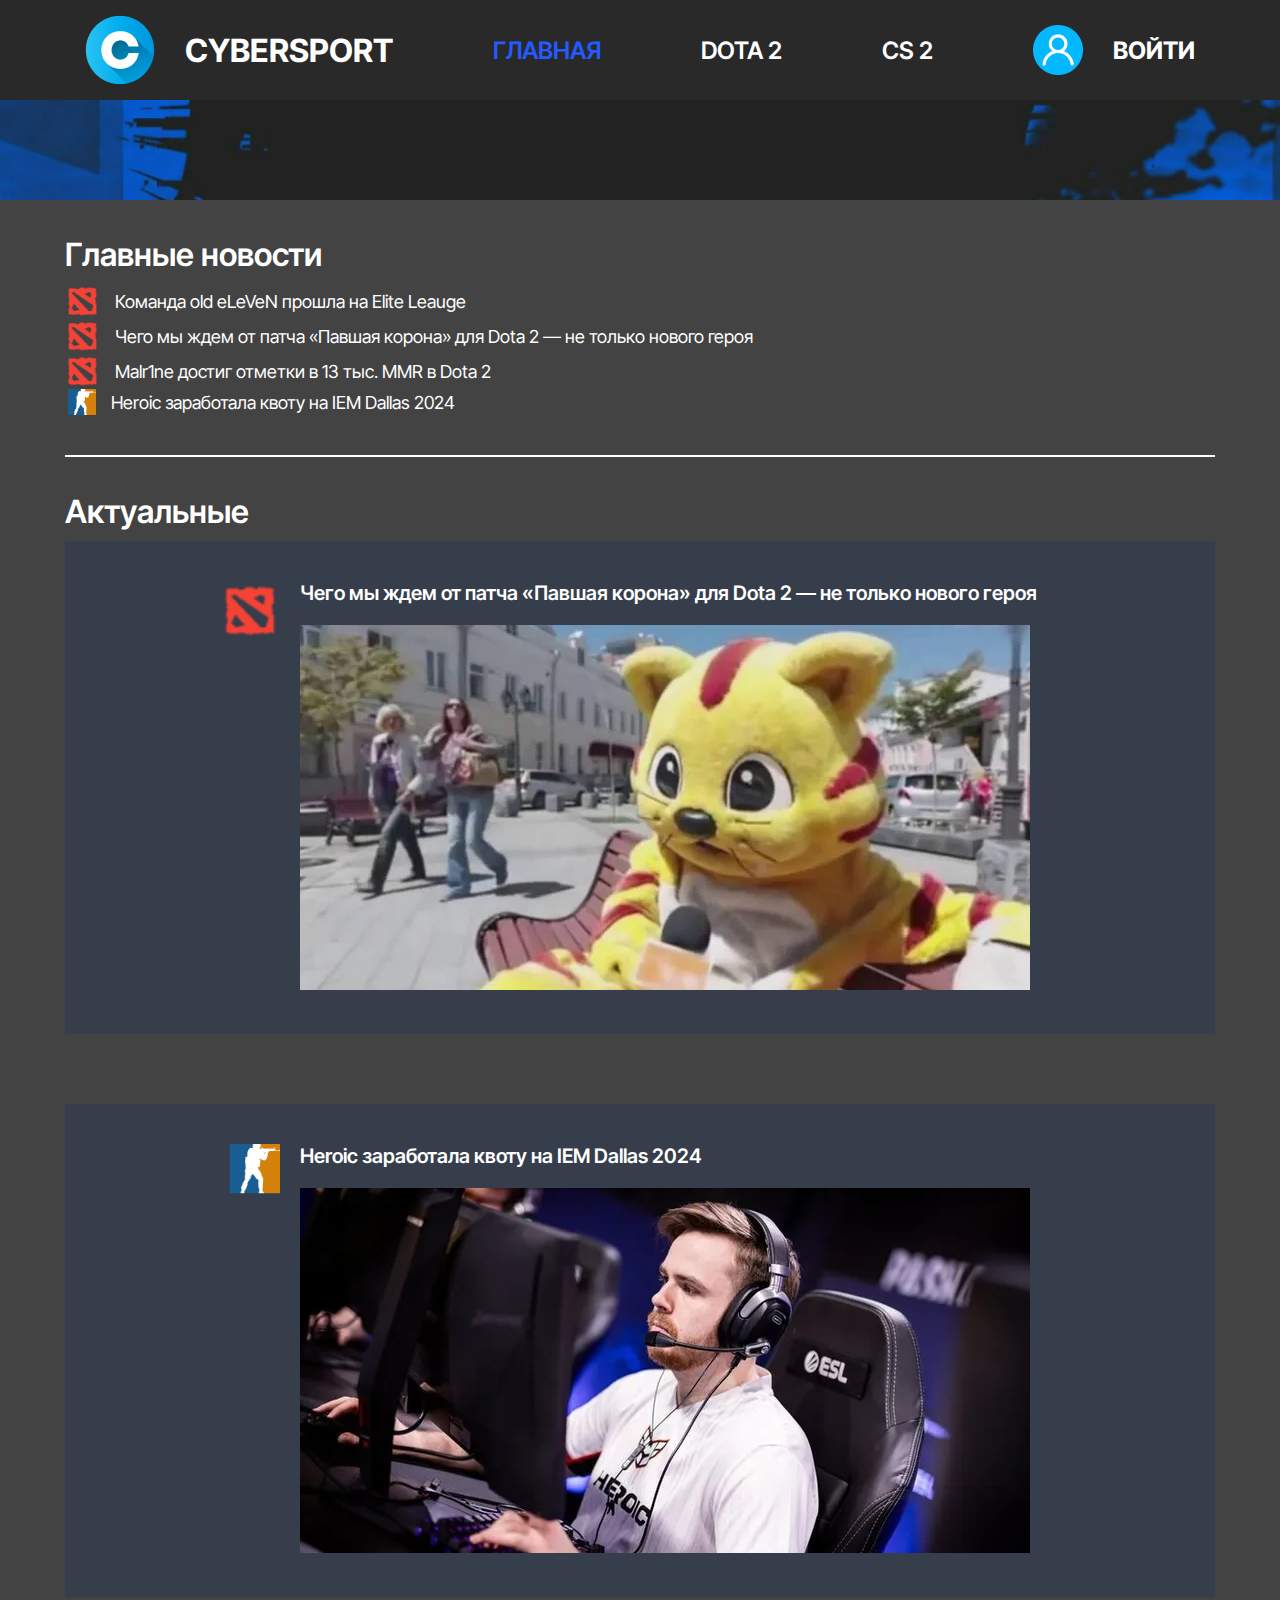
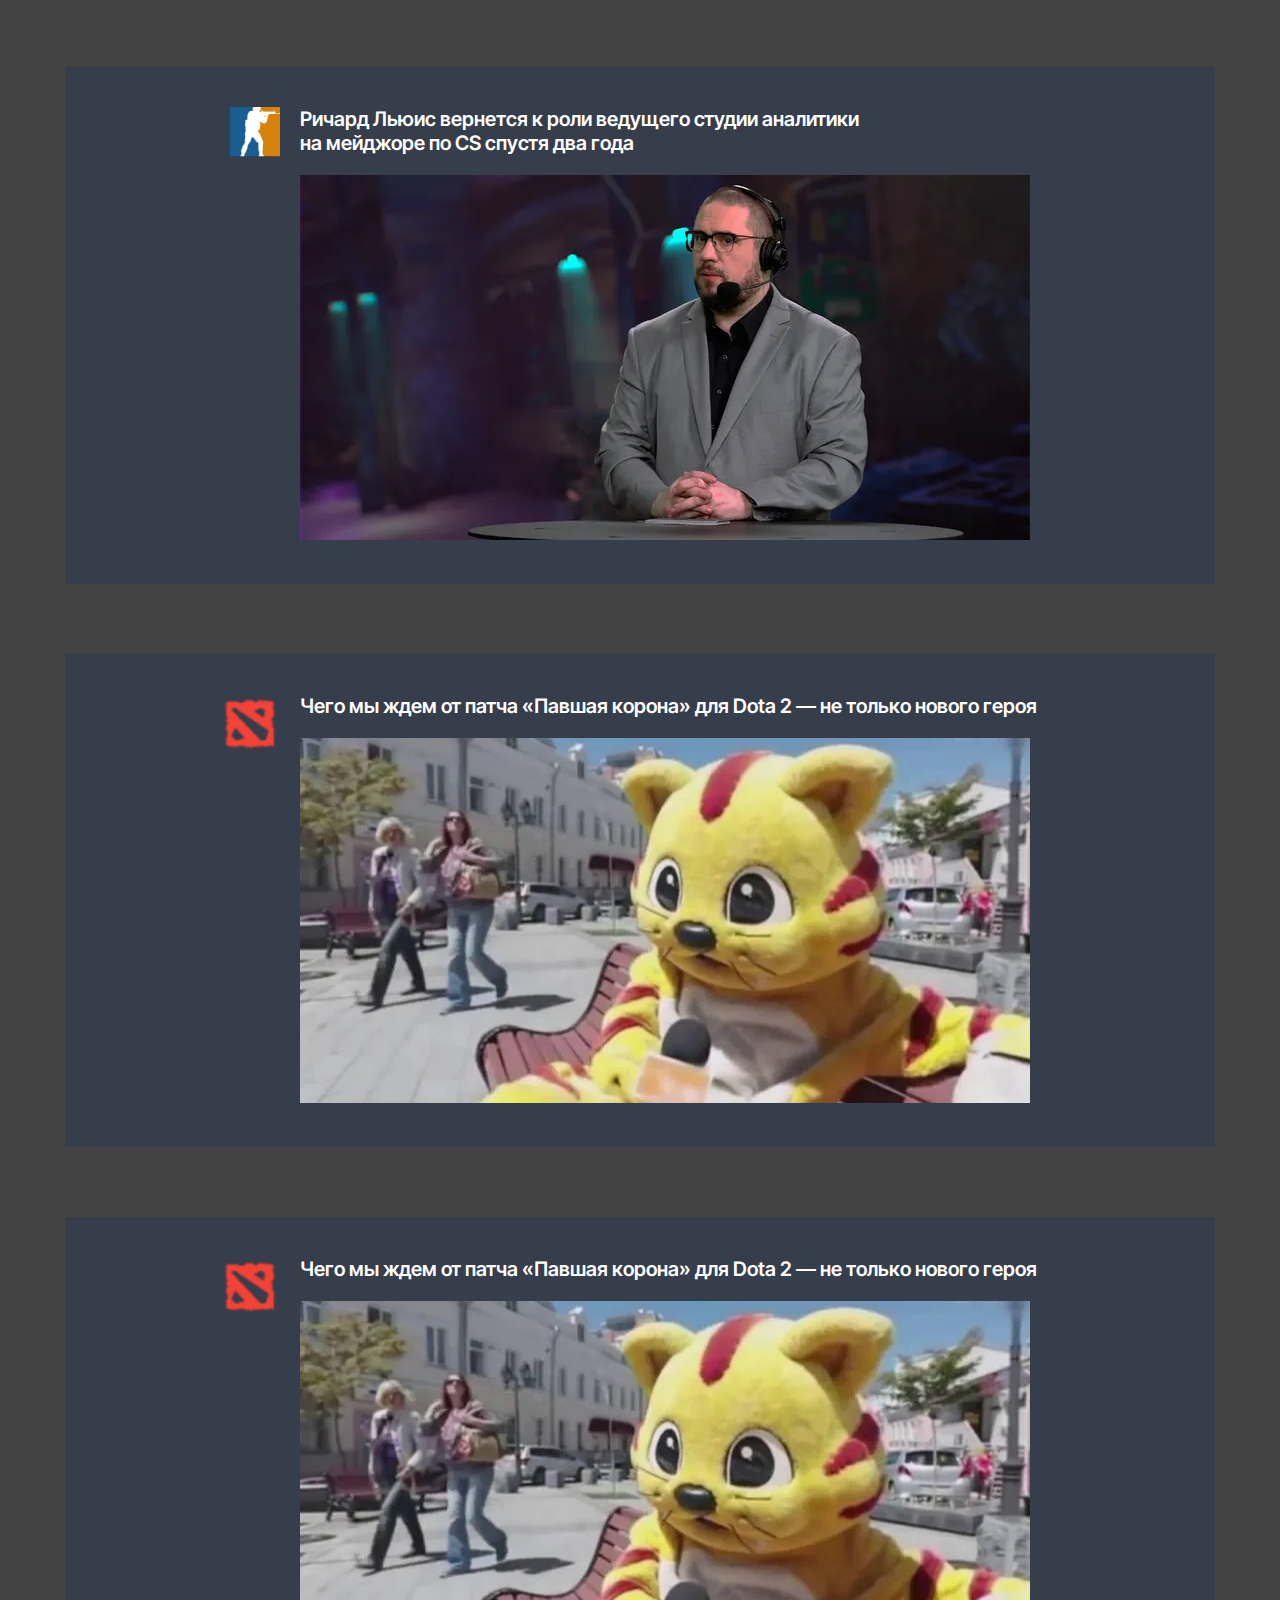
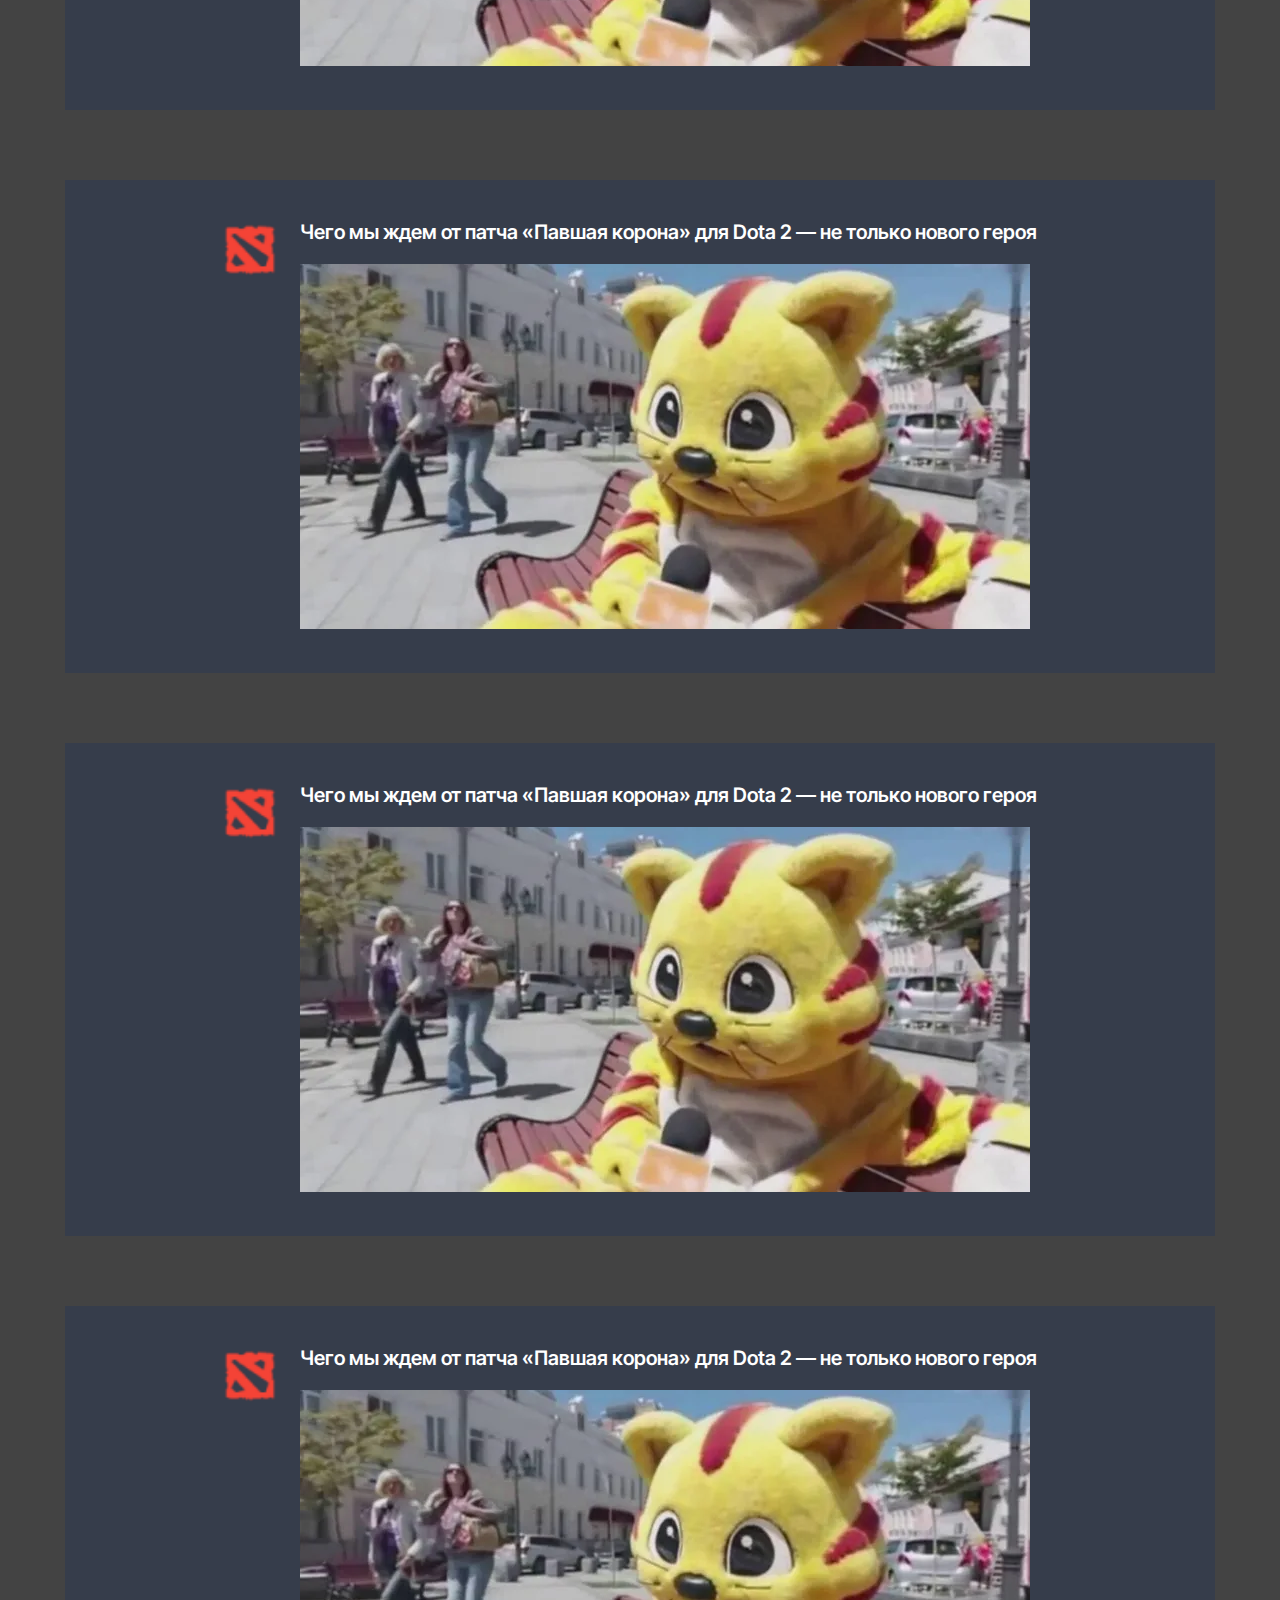
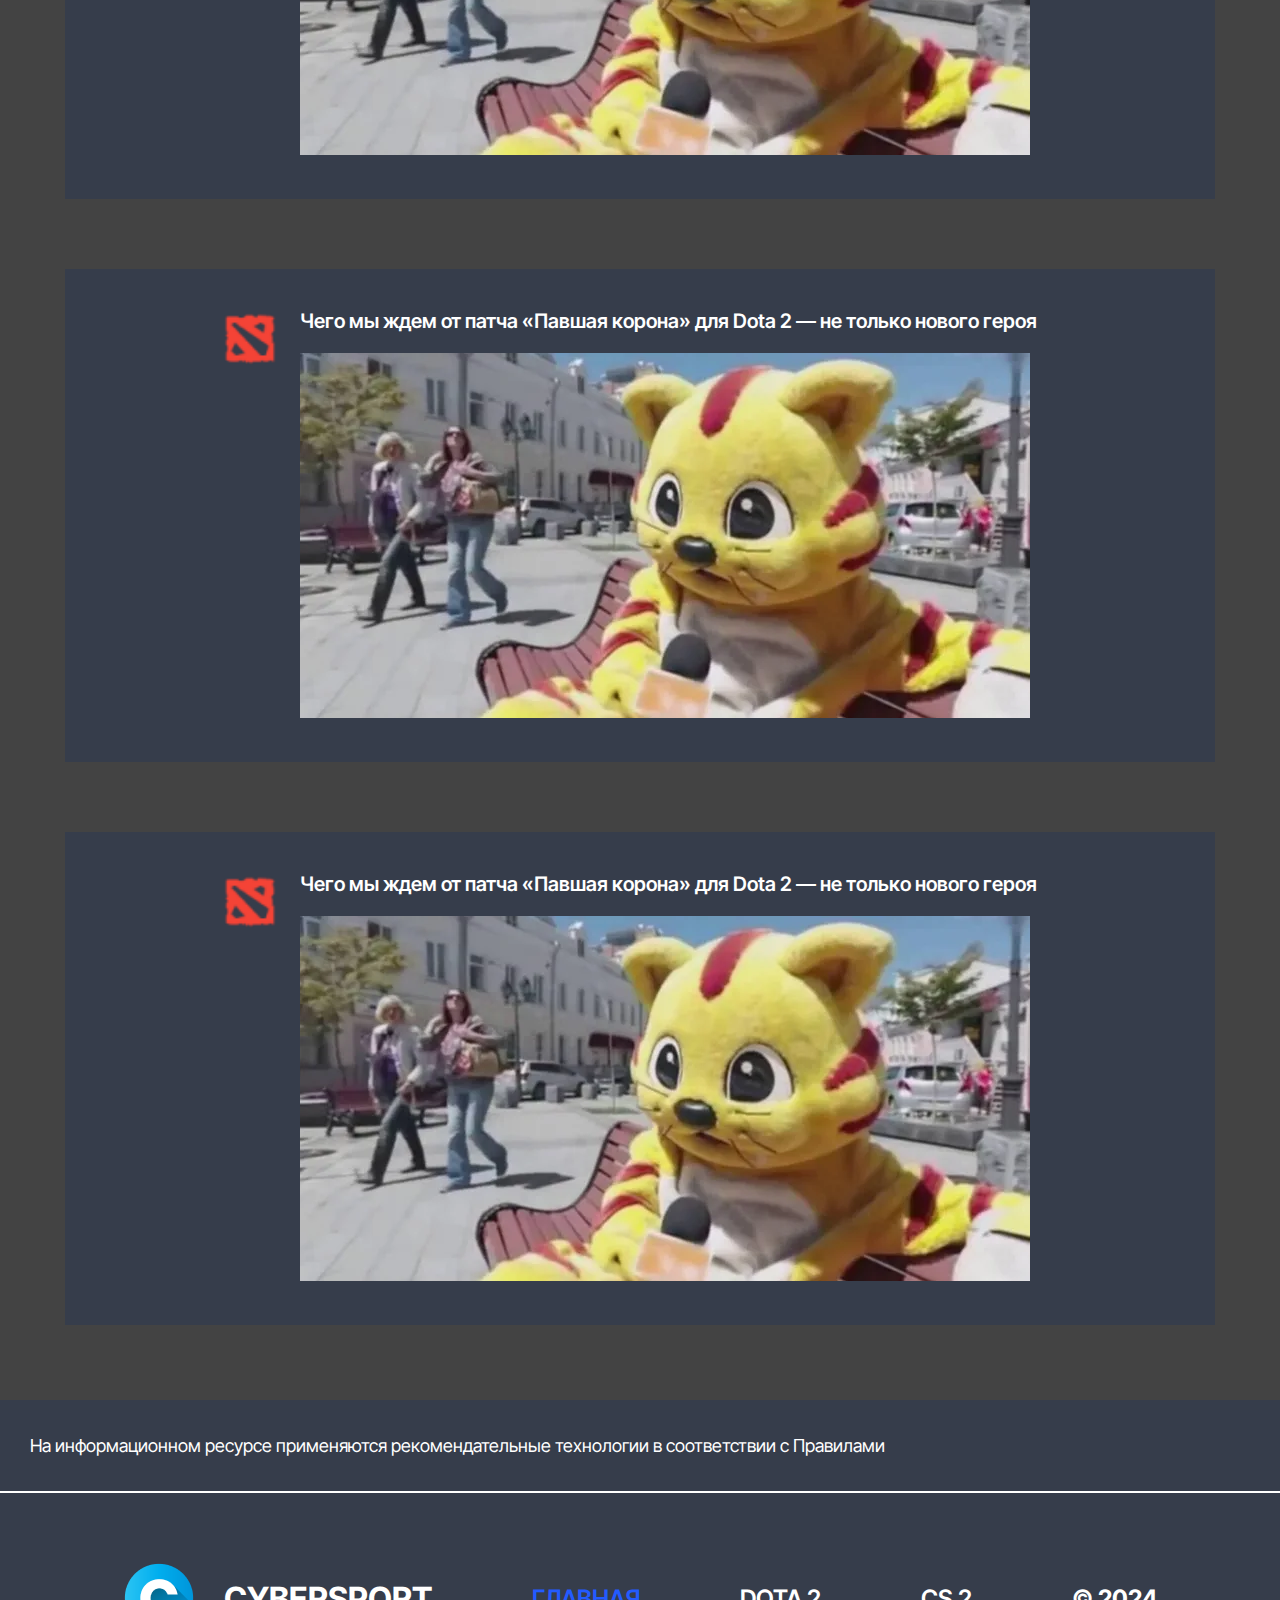
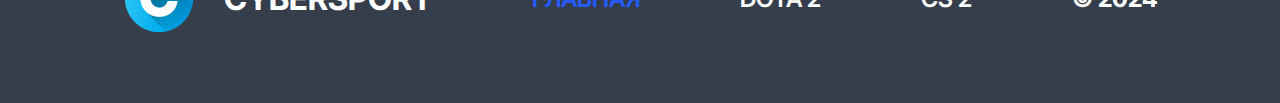
<file: index.html>
<!DOCTYPE html>
<html lang="en">
	<head>
		<meta charset="UTF-8" />
		<meta name="viewport" content="width=device-width, initial-scale=1.0" />
		<link rel="stylesheet" href="styles/style.css" />
		<title>Новости о киберспорте</title>
	</head>
	<body>
		<div class="background">
			<div class="registration-menu">
				<div class="up-row">
					<button class="auth-btn">АВТОРИЗАЦИЯ</button>
					<button class="reg-btn">РЕГИСТРАЦИЯ</button>
					<button class="cross-btn"><span></span><span></span></button>
				</div>
				<div class="down-row">
					<div class="down-row-wrapper">
						<label for="login">Введите e-mail</label>
						<input type="email" class="login-input" id="login" />

						<label for="pass">Пароль</label>
						<input type="password" class="pass-input" id="pass" />

						<button class="auth-button">ВОЙТИ</button>
					</div>
				</div>

				<div class="reg-menu">
					<div class="reg-up-row">
						<button class="auth-btn" id="auth-btn">АВТОРИЗАЦИЯ</button>
						<button class="reg-btn">РЕГИСТРАЦИЯ</button>
						<button class="reg-cross-btn cross-btn">
							<span></span><span></span>
						</button>
					</div>
					<div class="reg-down-row">
						<div class="down-row-wrapper">
							<label for="login2">Введите e-mail</label>
							<input type="email" class="login-input" id="login2" />

							<label for="name">Никнейм</label>
							<input type="text" class="pass-input" id="name" />

							<label for="pass2">Пароль</label>
							<input type="password" class="pass-input" id="pass2" />

							<label for="repeatPass">Повторите пароль</label>
							<input type="password" class="pass-input" id="repeatPass" />

							<button class="auth-button">РЕГИСТРАЦИЯ</button>
						</div>
					</div>
				</div>
			</div>
		</div>

		<header class="header">
			<div class="container">
				<div class="wrapper">
					<img
						src="images/free-icon-letter-c-3665923 1.png"
						alt="Logo"
						class="logo"
					/>
					<h1 class="h1-title">CYBERSPORT</h1>
					<nav class="navigation">
						<ul>
							<li>
								<a href="index.html"><span>ГЛАВНАЯ</span></a>
							</li>
							<li><a href="dota.html">DOTA 2</a></li>
							<li><a href="cs.html">CS 2</a></li>
						</ul>
					</nav>
					<img
						src="images/free-icon-user-8791434 1.png"
						alt="icon"
						class="icon"
					/>
					<h2 class="h2-title"><li class="header-auth-btn">ВОЙТИ</li></h2>
				</div>
			</div>
		</header>
		<main class="main">
			<div class="bg-image">
				<div class="helper"></div>
				<div class="container">
					<div class="main-box">
						<div class="main-news">
							<h2 class="main-h2-title">Главные новости</h2>
							<div class="news-row">
								<img
									src="images/icons8-дота-2-48 1.png"
									alt="Logo Dota"
									class="news-icon"
								/>
								<div class="news-text">
									Команда old eLeVeN прошла на Elite Leauge
								</div>
							</div>
							<div class="news-row">
								<img
									src="images/icons8-дота-2-48 1.png"
									alt="Logo Dota"
									class="news-icon"
								/>
								<div class="news-text">
									Чего мы ждем от патча «Павшая корона» для Dota 2 — не только
									нового героя
								</div>
							</div>
							<div class="news-row">
								<img
									src="images/icons8-дота-2-48 1.png"
									alt="Logo Dota"
									class="news-icon"
								/>
								<div class="news-text">
									Malr1ne достиг отметки в 13 тыс. MMR в Dota 2
								</div>
							</div>
							<div class="news-row">
								<img
									src="images/1662776586_preview_1644804658_7-abrakadabra-fun-p-logotip-ks-go-bez-fona-12 1.png"
									alt="Logo Dota"
									class="news-icon"
								/>
								<div class="news-text">
									Heroic заработала квоту на IEM Dallas 2024
								</div>
							</div>
						</div>
						<div class="relevant-news">
							<h2 class="main-h2-title">Актуальные</h2>
							<div class="relevant-new">
								<img
									src="images/icons8-дота-2-48 1.png"
									alt=""
									class="relevant-new-icon"
								/>
								<div class="relevant-new-info">
									<div class="relevant-new-title">
										Чего мы ждем от патча «Павшая корона» для Dota 2 — не только
										нового героя 
									</div>
									<img src="images/image 1.png" alt="" />
								</div>
							</div>
							<div class="relevant-new">
								<img src="images/c.png" alt="" class="relevant-new-icon cs" />
								<div class="relevant-new-info">
									<div class="relevant-new-title">
										Heroic заработала квоту на IEM Dallas 2024
									</div>
									<img src="images/image 2.png" alt="" />
								</div>
							</div>
							<div class="relevant-new">
								<img src="images/c.png" alt="" class="relevant-new-icon cs" />
								<div class="relevant-new-info">
									<div class="relevant-new-title">
										Ричард Льюис вернется к роли ведущего студии аналитики
										<br />
										на мейджоре по CS спустя два года
									</div>
									<img src="images/image 3.png" alt="" />
								</div>
							</div>
							<div class="relevant-new">
								<img
									src="images/icons8-дота-2-48 1.png"
									alt=""
									class="relevant-new-icon"
								/>
								<div class="relevant-new-info">
									<div class="relevant-new-title">
										Чего мы ждем от патча «Павшая корона» для Dota 2 — не только
										нового героя 
									</div>
									<img src="images/image 1.png" alt="" />
								</div>
							</div>
							<div class="relevant-new">
								<img
									src="images/icons8-дота-2-48 1.png"
									alt=""
									class="relevant-new-icon"
								/>
								<div class="relevant-new-info">
									<div class="relevant-new-title">
										Чего мы ждем от патча «Павшая корона» для Dota 2 — не только
										нового героя 
									</div>
									<img src="images/image 1.png" alt="" />
								</div>
							</div>
							<div class="relevant-new">
								<img
									src="images/icons8-дота-2-48 1.png"
									alt=""
									class="relevant-new-icon"
								/>
								<div class="relevant-new-info">
									<div class="relevant-new-title">
										Чего мы ждем от патча «Павшая корона» для Dota 2 — не только
										нового героя 
									</div>
									<img src="images/image 1.png" alt="" />
								</div>
							</div>
							<div class="relevant-new">
								<img
									src="images/icons8-дота-2-48 1.png"
									alt=""
									class="relevant-new-icon"
								/>
								<div class="relevant-new-info">
									<div class="relevant-new-title">
										Чего мы ждем от патча «Павшая корона» для Dota 2 — не только
										нового героя 
									</div>
									<img src="images/image 1.png" alt="" />
								</div>
							</div>
							<div class="relevant-new">
								<img
									src="images/icons8-дота-2-48 1.png"
									alt=""
									class="relevant-new-icon"
								/>
								<div class="relevant-new-info">
									<div class="relevant-new-title">
										Чего мы ждем от патча «Павшая корона» для Dota 2 — не только
										нового героя 
									</div>
									<img src="images/image 1.png" alt="" />
								</div>
							</div>
							<div class="relevant-new">
								<img
									src="images/icons8-дота-2-48 1.png"
									alt=""
									class="relevant-new-icon"
								/>
								<div class="relevant-new-info">
									<div class="relevant-new-title">
										Чего мы ждем от патча «Павшая корона» для Dota 2 — не только
										нового героя 
									</div>
									<img src="images/image 1.png" alt="" />
								</div>
							</div>
							<div class="relevant-new">
								<img
									src="images/icons8-дота-2-48 1.png"
									alt=""
									class="relevant-new-icon"
								/>
								<div class="relevant-new-info">
									<div class="relevant-new-title">
										Чего мы ждем от патча «Павшая корона» для Dota 2 — не только
										нового героя 
									</div>
									<img src="images/image 1.png" alt="" />
								</div>
							</div>
						</div>
					</div>
				</div>
			</div>
		</main>

		<footer class="footer">
			<div class="container">
				<div class="footer-text">
					На информационном ресурсе применяются рекомендательные технологии в
					соответствии с Правилами
				</div>
				<div class="wrapper">
					<img
						src="images/free-icon-letter-c-3665923 1.png"
						alt="Logo"
						class="logo"
					/>
					<h1 class="h1-title">CYBERSPORT</h1>
					<nav class="navigation">
						<ul>
							<li>
								<a href="index.html"><span>ГЛАВНАЯ</span></a>
							</li>
							<li><a href="dota.html">DOTA 2</a></li>
							<li><a href="cs.html">CS 2</a></li>
						</ul>
					</nav>

					<h2 class="h2-title">© 2024</h2>
				</div>
			</div>
		</footer>

		<script src="scripts/script.js"></script>
	</body>
</html>
</file>
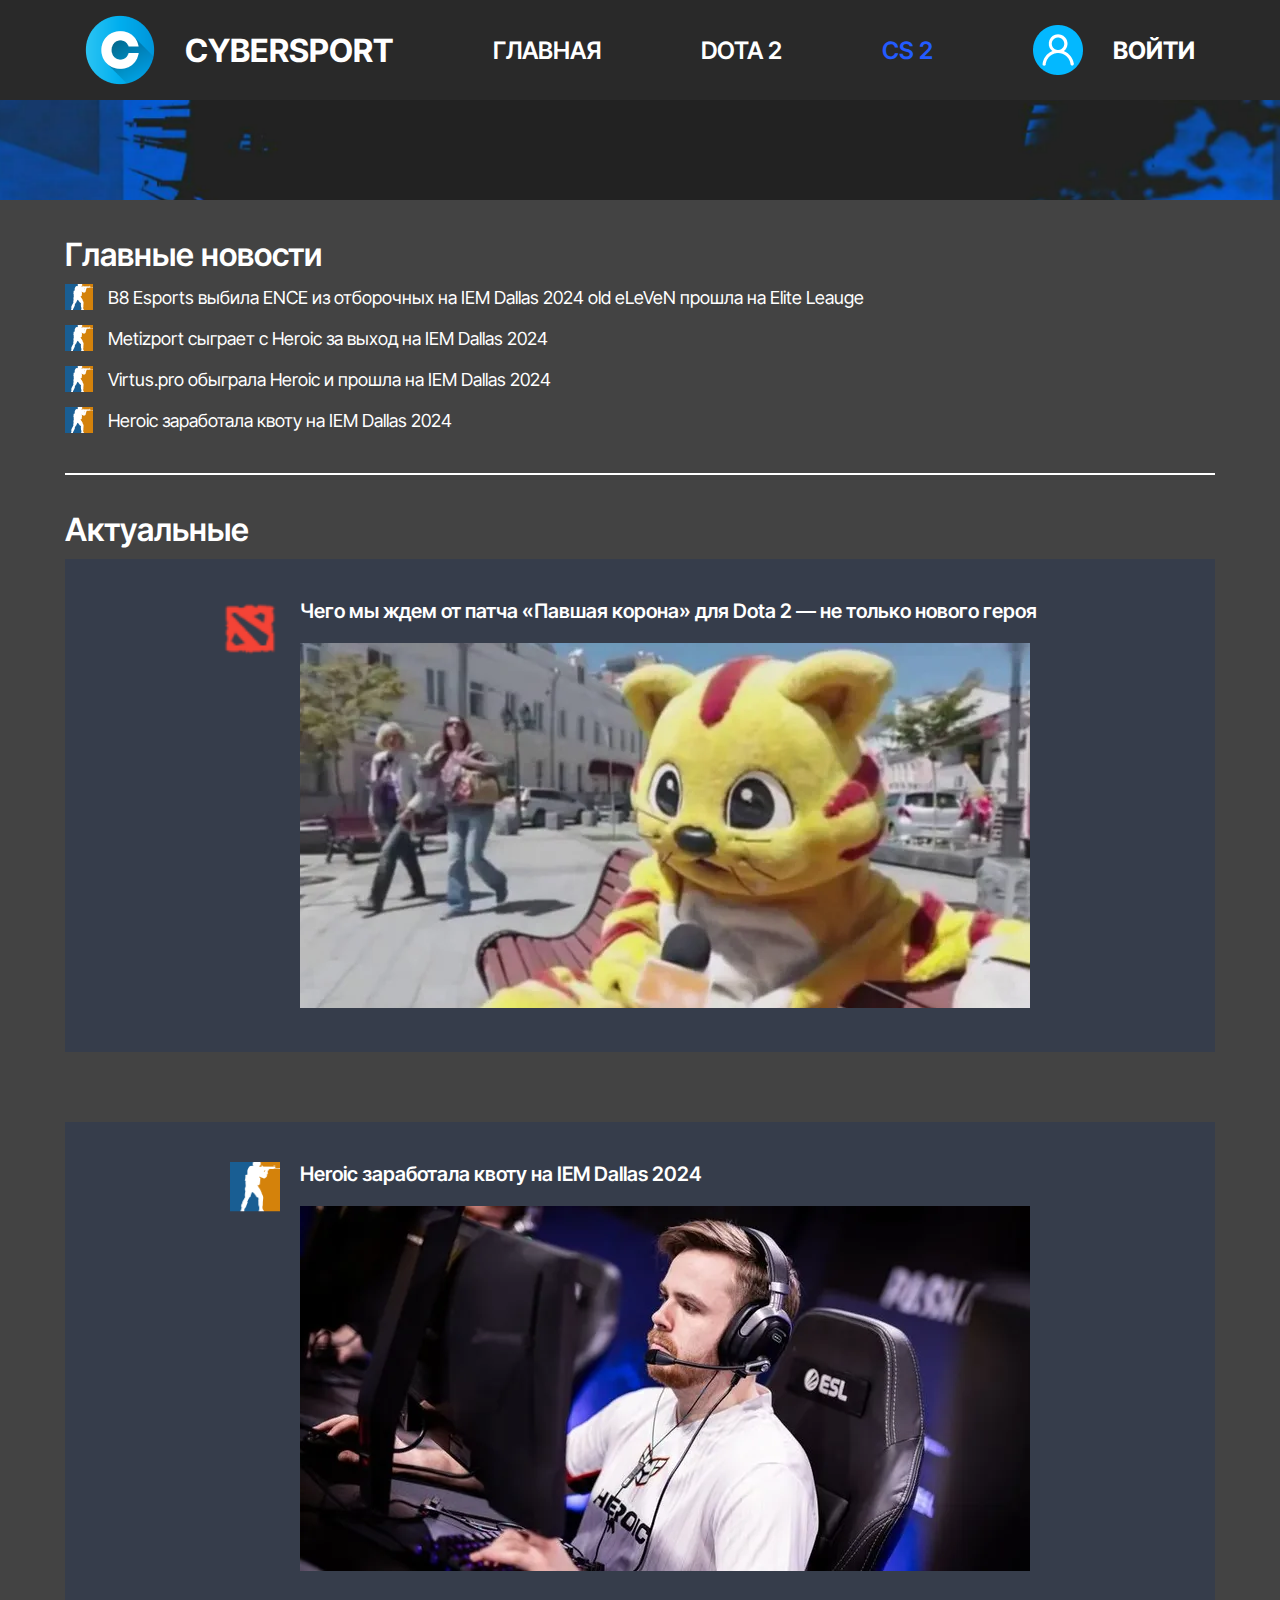
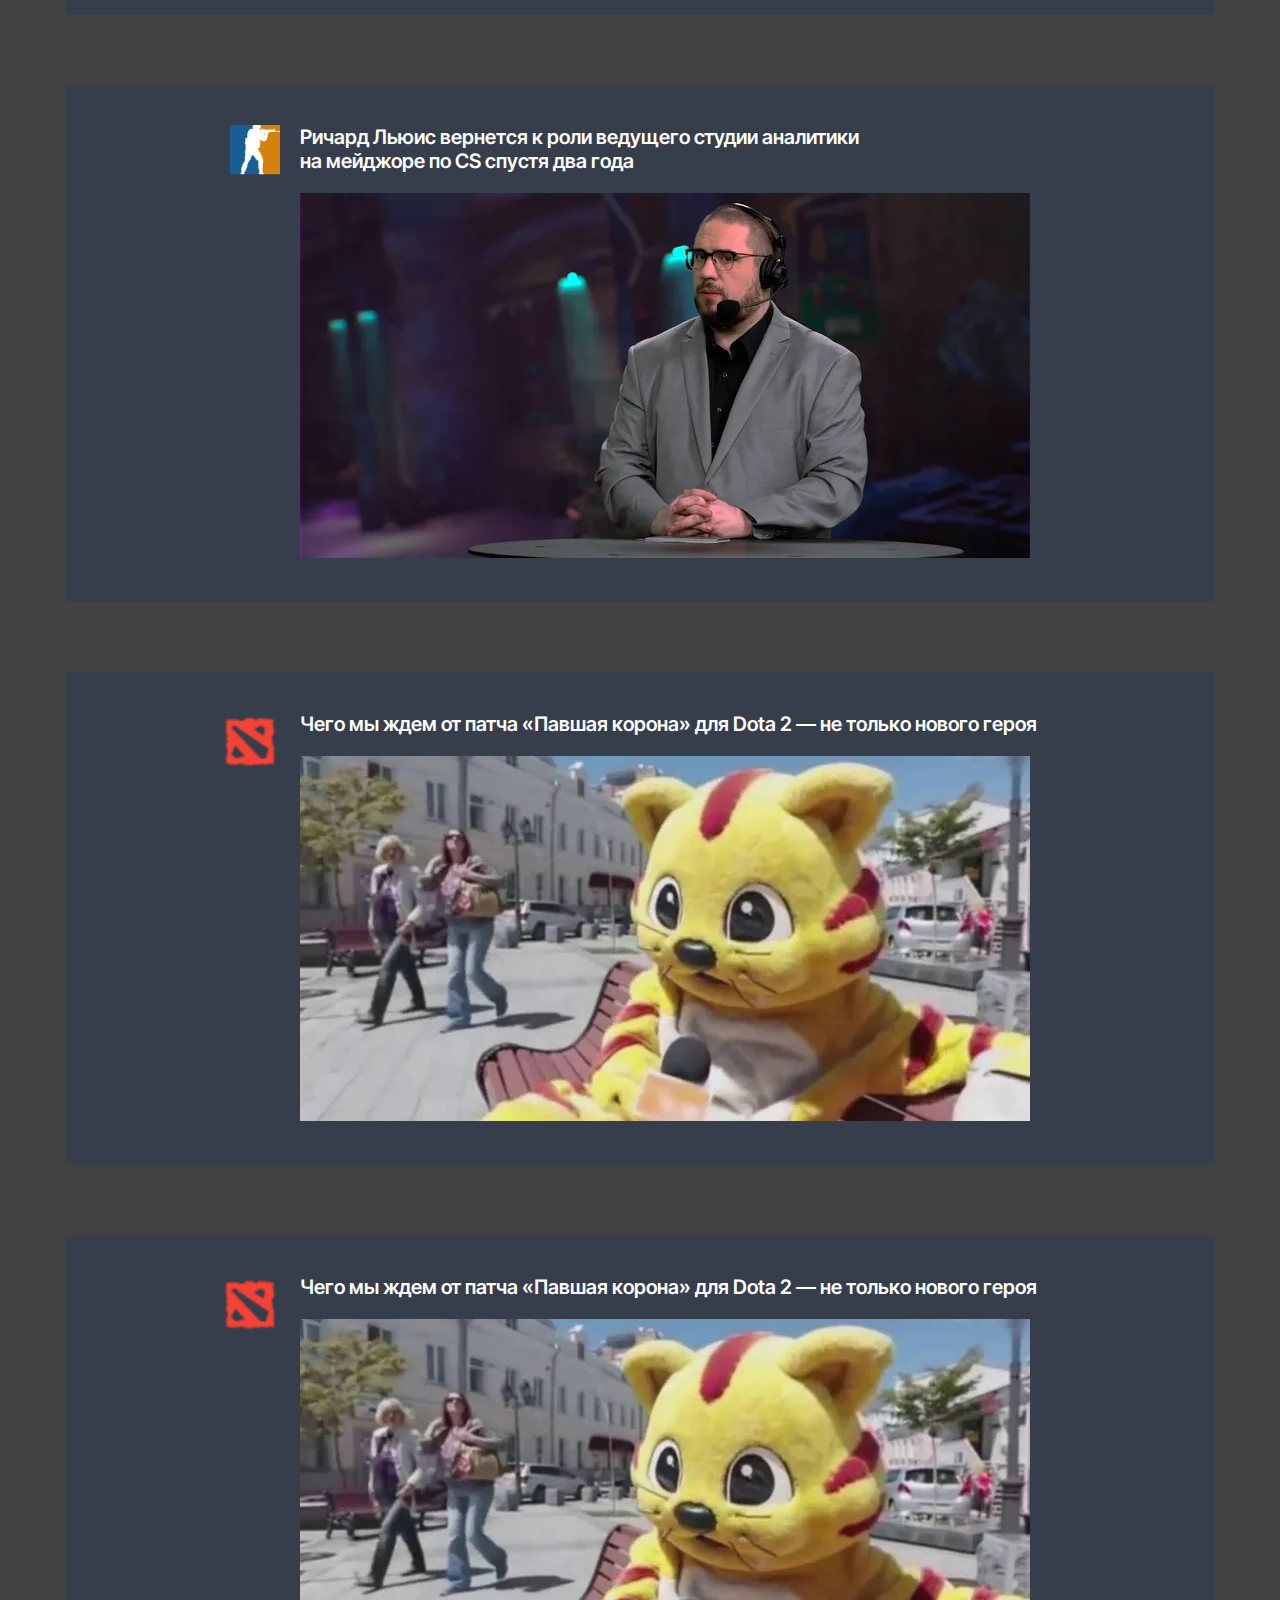
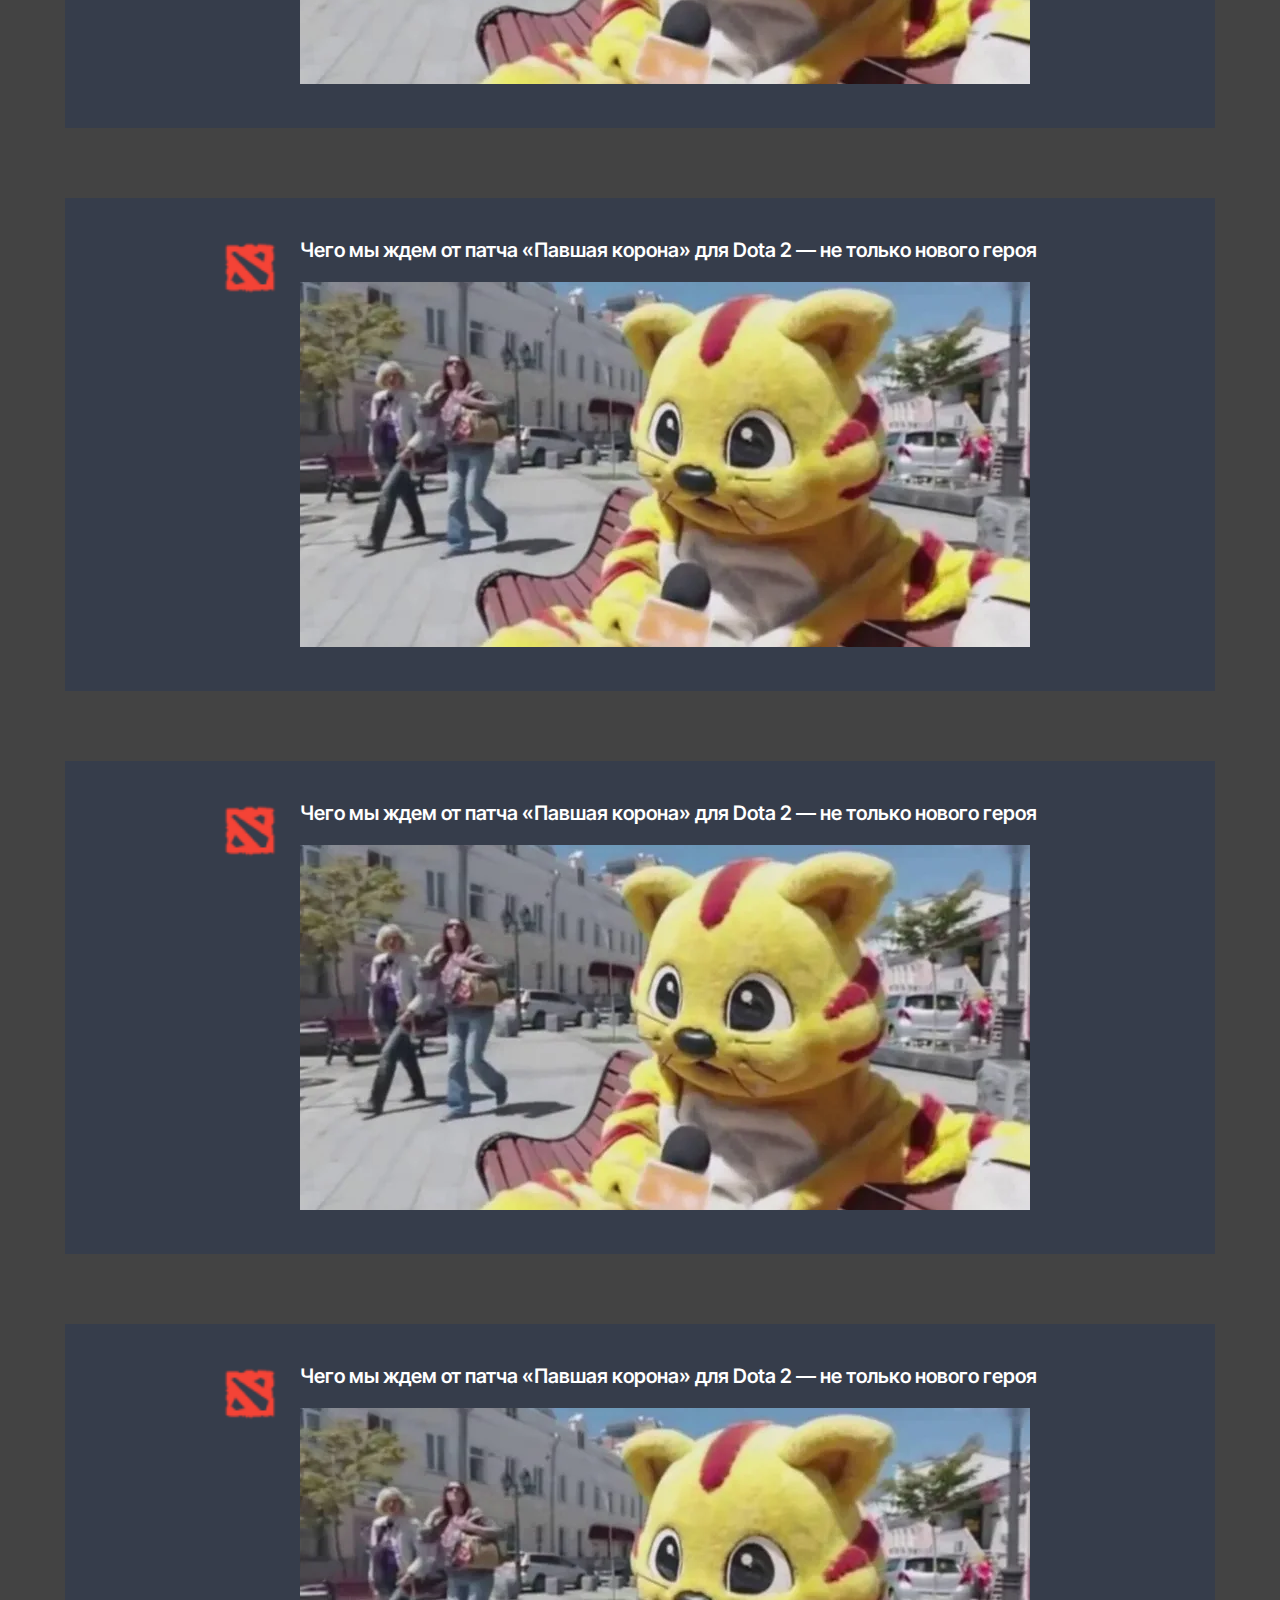
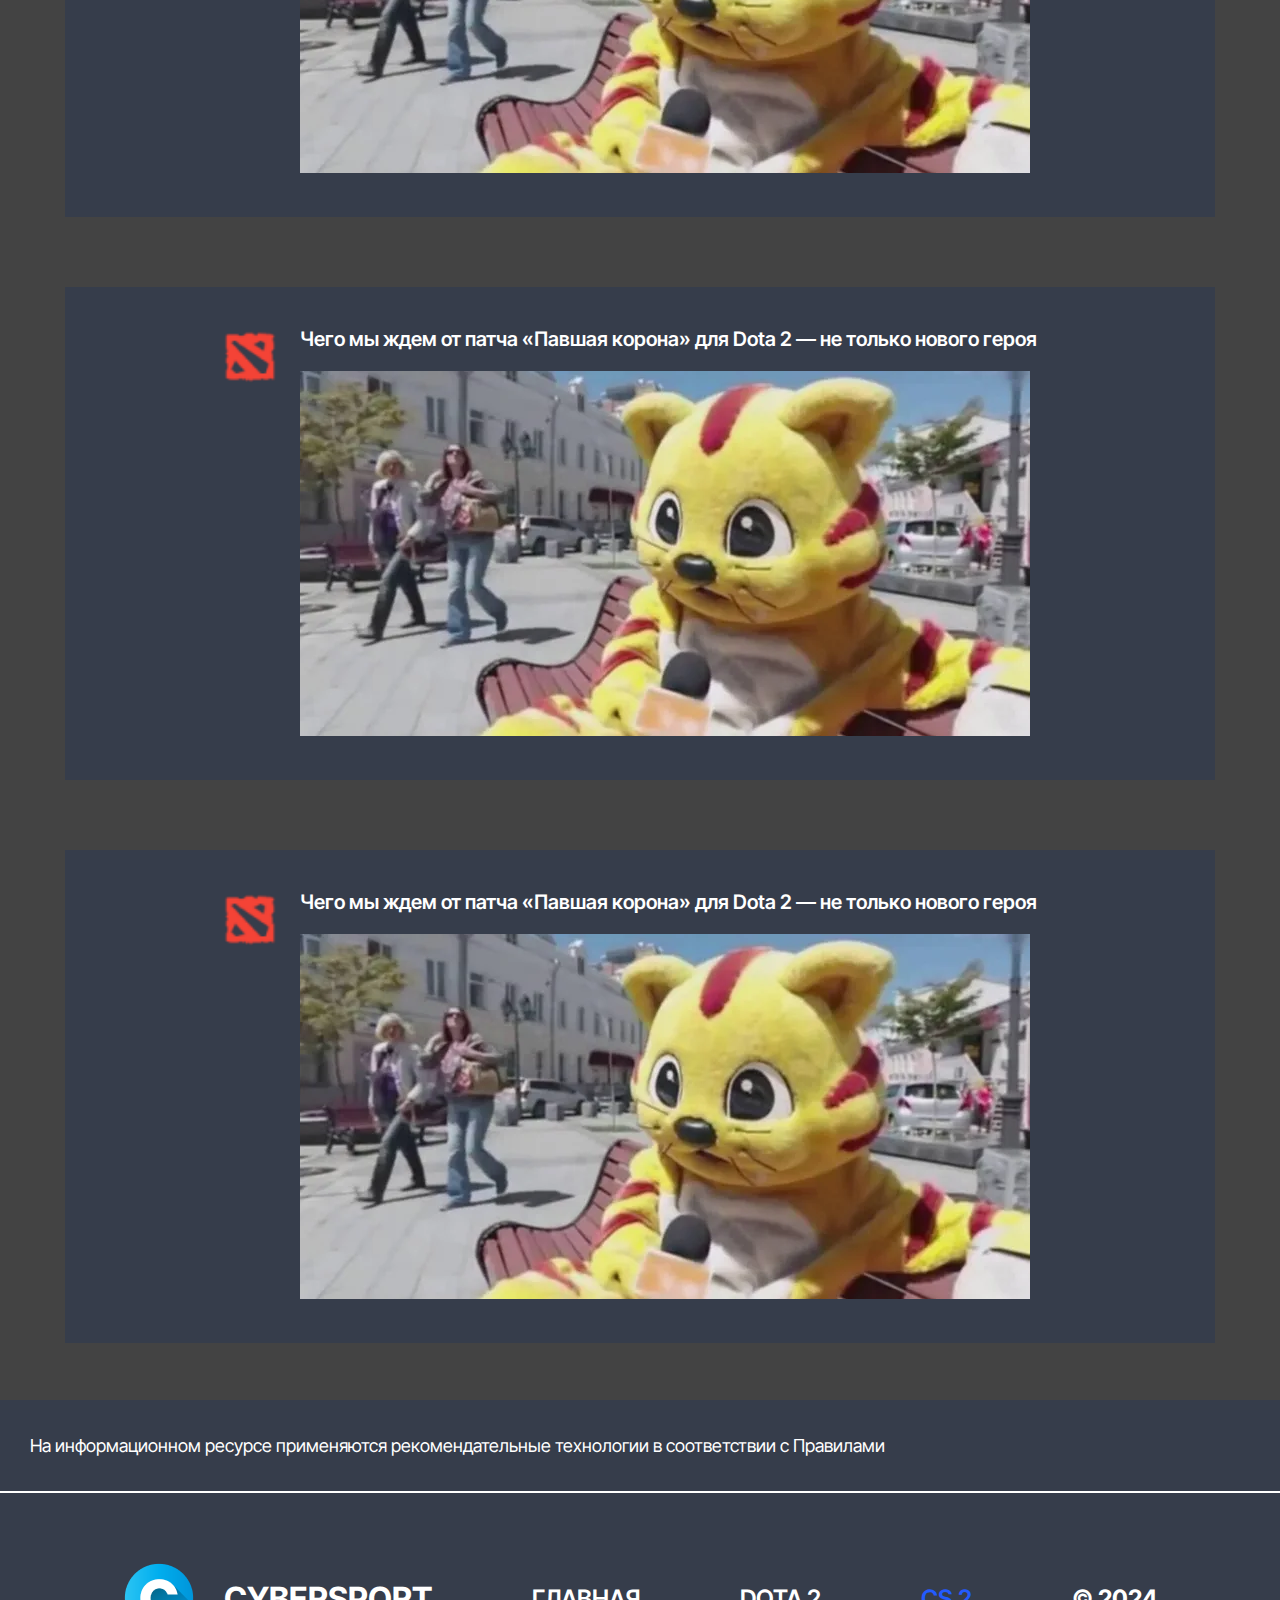
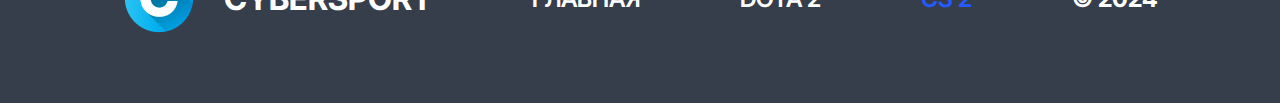
<file: cs.html>
<!DOCTYPE html>
<html lang="en">
	<head>
		<meta charset="UTF-8" />
		<meta name="viewport" content="width=device-width, initial-scale=1.0" />
		<link rel="stylesheet" href="styles/cs.css" />
		<title>Новости о киберспорте</title>
	</head>
	<body>
		<div class="background">
			<div class="registration-menu">
				<div class="up-row">
					<button class="auth-btn">АВТОРИЗАЦИЯ</button>
					<button class="reg-btn">РЕГИСТРАЦИЯ</button>
					<button class="cross-btn"><span></span><span></span></button>
				</div>
				<div class="down-row">
					<div class="down-row-wrapper">
						<label for="login">Введите e-mail</label>
						<input type="email" class="login-input" id="login" />

						<label for="pass">Пароль</label>
						<input type="password" class="pass-input" id="pass" />

						<button class="auth-button">ВОЙТИ</button>
					</div>
				</div>

				<div class="reg-menu">
					<div class="reg-up-row">
						<button class="auth-btn" id="auth-btn">АВТОРИЗАЦИЯ</button>
						<button class="reg-btn">РЕГИСТРАЦИЯ</button>
						<button class="reg-cross-btn cross-btn">
							<span></span><span></span>
						</button>
					</div>
					<div class="reg-down-row">
						<div class="down-row-wrapper">
							<label for="login2">Введите e-mail</label>
							<input type="email" class="login-input" id="login2" />

							<label for="name">Никнейм</label>
							<input type="text" class="pass-input" id="name" />

							<label for="pass2">Пароль</label>
							<input type="password" class="pass-input" id="pass2" />

							<label for="repeatPass">Повторите пароль</label>
							<input type="password" class="pass-input" id="repeatPass" />

							<button class="auth-button">РЕГИСТРАЦИЯ</button>
						</div>
					</div>
				</div>
			</div>
		</div>
		<header class="header">
			<div class="container">
				<div class="wrapper">
					<img
						src="images/free-icon-letter-c-3665923 1.png"
						alt="Logo"
						class="logo"
					/>
					<h1 class="h1-title">CYBERSPORT</h1>
					<nav class="navigation">
						<ul>
							<li><a href="index.html">ГЛАВНАЯ</a></li>
							<li><a href="dota.html">DOTA 2</a></li>
							<li>
								<a href="cs.html"><span>CS 2</span></a>
							</li>
						</ul>
					</nav>
					<img
						src="images/free-icon-user-8791434 1.png"
						alt="icon"
						class="icon"
					/>
					<h2 class="h2-title"><li class="header-auth-btn">ВОЙТИ</li></h2>
				</div>
			</div>
		</header>
		<main class="main">
			<div class="bg-image">
				<div class="helper"></div>
				<div class="container">
					<div class="main-box">
						<div class="main-news">
							<h2 class="main-h2-title">Главные новости</h2>
							<div class="news-row">
								<img
									src="images/1662776586_preview_1644804658_7-abrakadabra-fun-p-logotip-ks-go-bez-fona-12 1.png"
									alt="Logo Dota"
									class="news-icon"
								/>
								<div class="news-text">
									B8 Esports выбила ENCE из отборочных на IEM Dallas 2024 old
									eLeVeN прошла на Elite Leauge
								</div>
							</div>
							<div class="news-row">
								<img
									src="images/1662776586_preview_1644804658_7-abrakadabra-fun-p-logotip-ks-go-bez-fona-12 1.png"
									alt="Logo Dota"
									class="news-icon"
								/>
								<div class="news-text">
									Metizport сыграет с Heroic за выход на IEM Dallas 2024
								</div>
							</div>
							<div class="news-row">
								<img
									src="images/1662776586_preview_1644804658_7-abrakadabra-fun-p-logotip-ks-go-bez-fona-12 1.png"
									alt="Logo Dota"
									class="news-icon"
								/>
								<div class="news-text">
									Virtus.pro обыграла Heroic и прошла на IEM Dallas 2024
								</div>
							</div>
							<div class="news-row">
								<img
									src="images/1662776586_preview_1644804658_7-abrakadabra-fun-p-logotip-ks-go-bez-fona-12 1.png"
									alt="Logo Dota"
									class="news-icon"
								/>
								<div class="news-text">
									Heroic заработала квоту на IEM Dallas 2024
								</div>
							</div>
						</div>
						<div class="relevant-news">
							<h2 class="main-h2-title">Актуальные</h2>
							<div class="relevant-new">
								<img
									src="images/icons8-дота-2-48 1.png"
									alt=""
									class="relevant-new-icon"
								/>
								<div class="relevant-new-info">
									<div class="relevant-new-title">
										Чего мы ждем от патча «Павшая корона» для Dota 2 — не только
										нового героя 
									</div>
									<img src="images/image 1.png" alt="" />
								</div>
							</div>
							<div class="relevant-new">
								<img src="images/c.png" alt="" class="relevant-new-icon cs" />
								<div class="relevant-new-info">
									<div class="relevant-new-title">
										Heroic заработала квоту на IEM Dallas 2024
									</div>
									<img src="images/image 2.png" alt="" />
								</div>
							</div>
							<div class="relevant-new">
								<img src="images/c.png" alt="" class="relevant-new-icon cs" />
								<div class="relevant-new-info">
									<div class="relevant-new-title">
										Ричард Льюис вернется к роли ведущего студии аналитики
										<br />
										на мейджоре по CS спустя два года
									</div>
									<img src="images/image 3.png" alt="" />
								</div>
							</div>
							<div class="relevant-new">
								<img
									src="images/icons8-дота-2-48 1.png"
									alt=""
									class="relevant-new-icon"
								/>
								<div class="relevant-new-info">
									<div class="relevant-new-title">
										Чего мы ждем от патча «Павшая корона» для Dota 2 — не только
										нового героя 
									</div>
									<img src="images/image 1.png" alt="" />
								</div>
							</div>
							<div class="relevant-new">
								<img
									src="images/icons8-дота-2-48 1.png"
									alt=""
									class="relevant-new-icon"
								/>
								<div class="relevant-new-info">
									<div class="relevant-new-title">
										Чего мы ждем от патча «Павшая корона» для Dota 2 — не только
										нового героя 
									</div>
									<img src="images/image 1.png" alt="" />
								</div>
							</div>
							<div class="relevant-new">
								<img
									src="images/icons8-дота-2-48 1.png"
									alt=""
									class="relevant-new-icon"
								/>
								<div class="relevant-new-info">
									<div class="relevant-new-title">
										Чего мы ждем от патча «Павшая корона» для Dota 2 — не только
										нового героя 
									</div>
									<img src="images/image 1.png" alt="" />
								</div>
							</div>
							<div class="relevant-new">
								<img
									src="images/icons8-дота-2-48 1.png"
									alt=""
									class="relevant-new-icon"
								/>
								<div class="relevant-new-info">
									<div class="relevant-new-title">
										Чего мы ждем от патча «Павшая корона» для Dota 2 — не только
										нового героя 
									</div>
									<img src="images/image 1.png" alt="" />
								</div>
							</div>
							<div class="relevant-new">
								<img
									src="images/icons8-дота-2-48 1.png"
									alt=""
									class="relevant-new-icon"
								/>
								<div class="relevant-new-info">
									<div class="relevant-new-title">
										Чего мы ждем от патча «Павшая корона» для Dota 2 — не только
										нового героя 
									</div>
									<img src="images/image 1.png" alt="" />
								</div>
							</div>
							<div class="relevant-new">
								<img
									src="images/icons8-дота-2-48 1.png"
									alt=""
									class="relevant-new-icon"
								/>
								<div class="relevant-new-info">
									<div class="relevant-new-title">
										Чего мы ждем от патча «Павшая корона» для Dota 2 — не только
										нового героя 
									</div>
									<img src="images/image 1.png" alt="" />
								</div>
							</div>
							<div class="relevant-new">
								<img
									src="images/icons8-дота-2-48 1.png"
									alt=""
									class="relevant-new-icon"
								/>
								<div class="relevant-new-info">
									<div class="relevant-new-title">
										Чего мы ждем от патча «Павшая корона» для Dota 2 — не только
										нового героя 
									</div>
									<img src="images/image 1.png" alt="" />
								</div>
							</div>
						</div>
					</div>
				</div>
			</div>
		</main>

		<footer class="footer">
			<div class="container">
				<div class="footer-text">
					На информационном ресурсе применяются рекомендательные технологии в
					соответствии с Правилами
				</div>
				<div class="wrapper">
					<img
						src="images/free-icon-letter-c-3665923 1.png"
						alt="Logo"
						class="logo"
					/>
					<h1 class="h1-title">CYBERSPORT</h1>
					<nav class="navigation">
						<ul>
							<li><a href="index.html">ГЛАВНАЯ</a></li>
							<li><a href="dota.html">DOTA 2</a></li>
							<li>
								<a href="cs.html"><span>CS 2</span></a>
							</li>
						</ul>
					</nav>

					<h2 class="h2-title">© 2024</h2>
				</div>
			</div>
		</footer>
		<script src="scripts/cs.js"></script>
	</body>
</html>
</file>
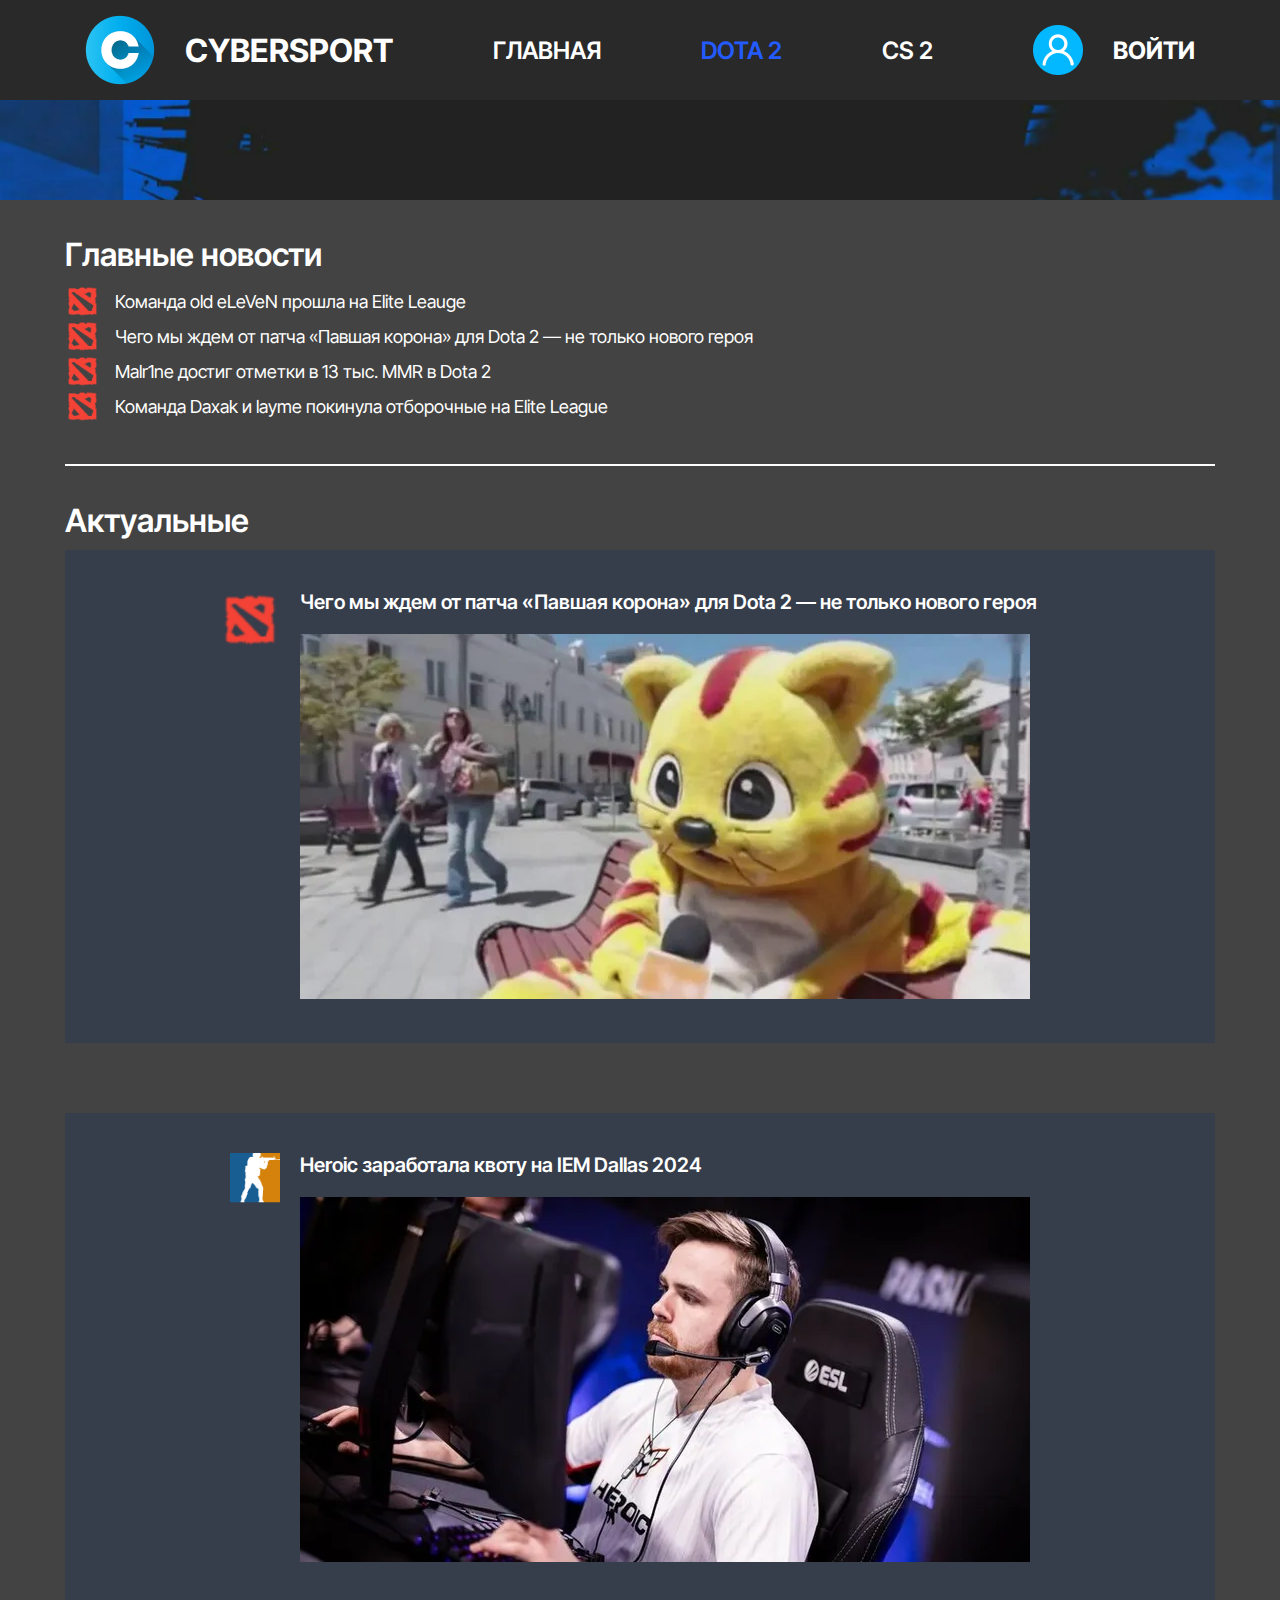
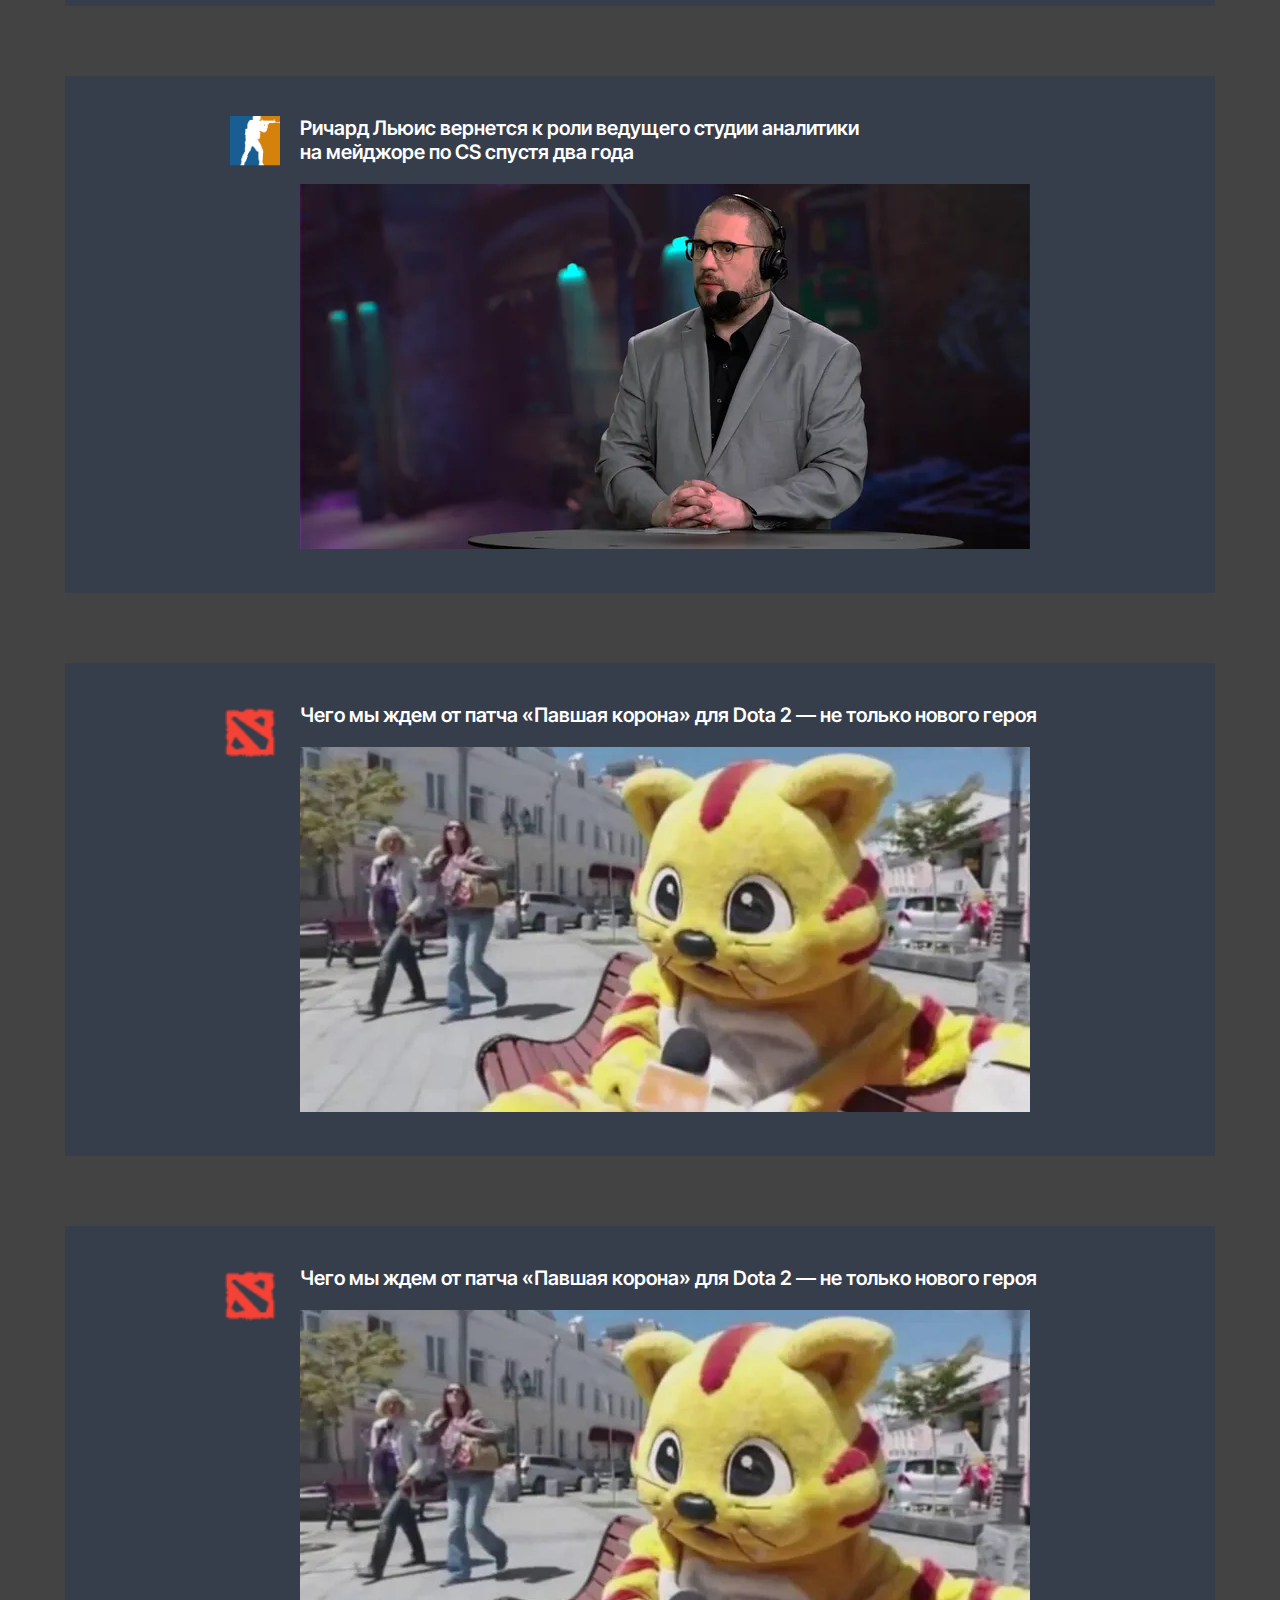
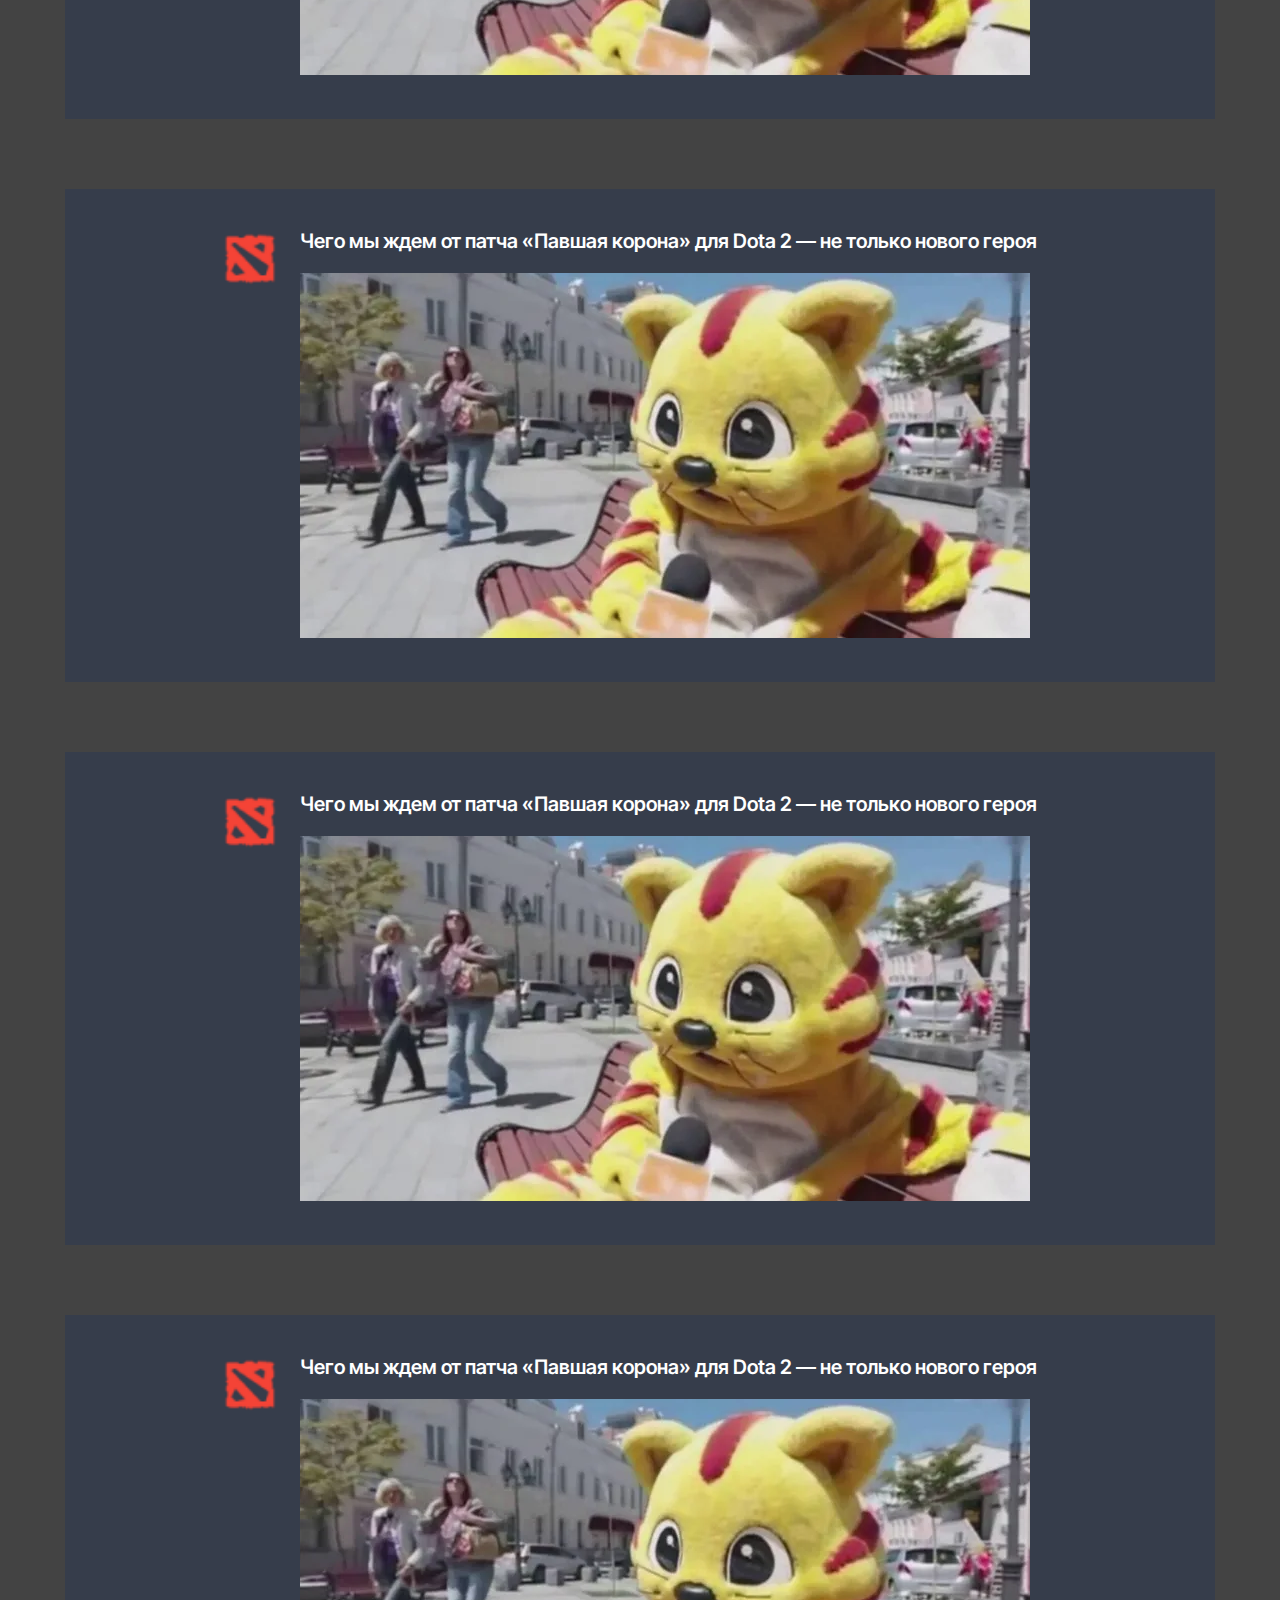
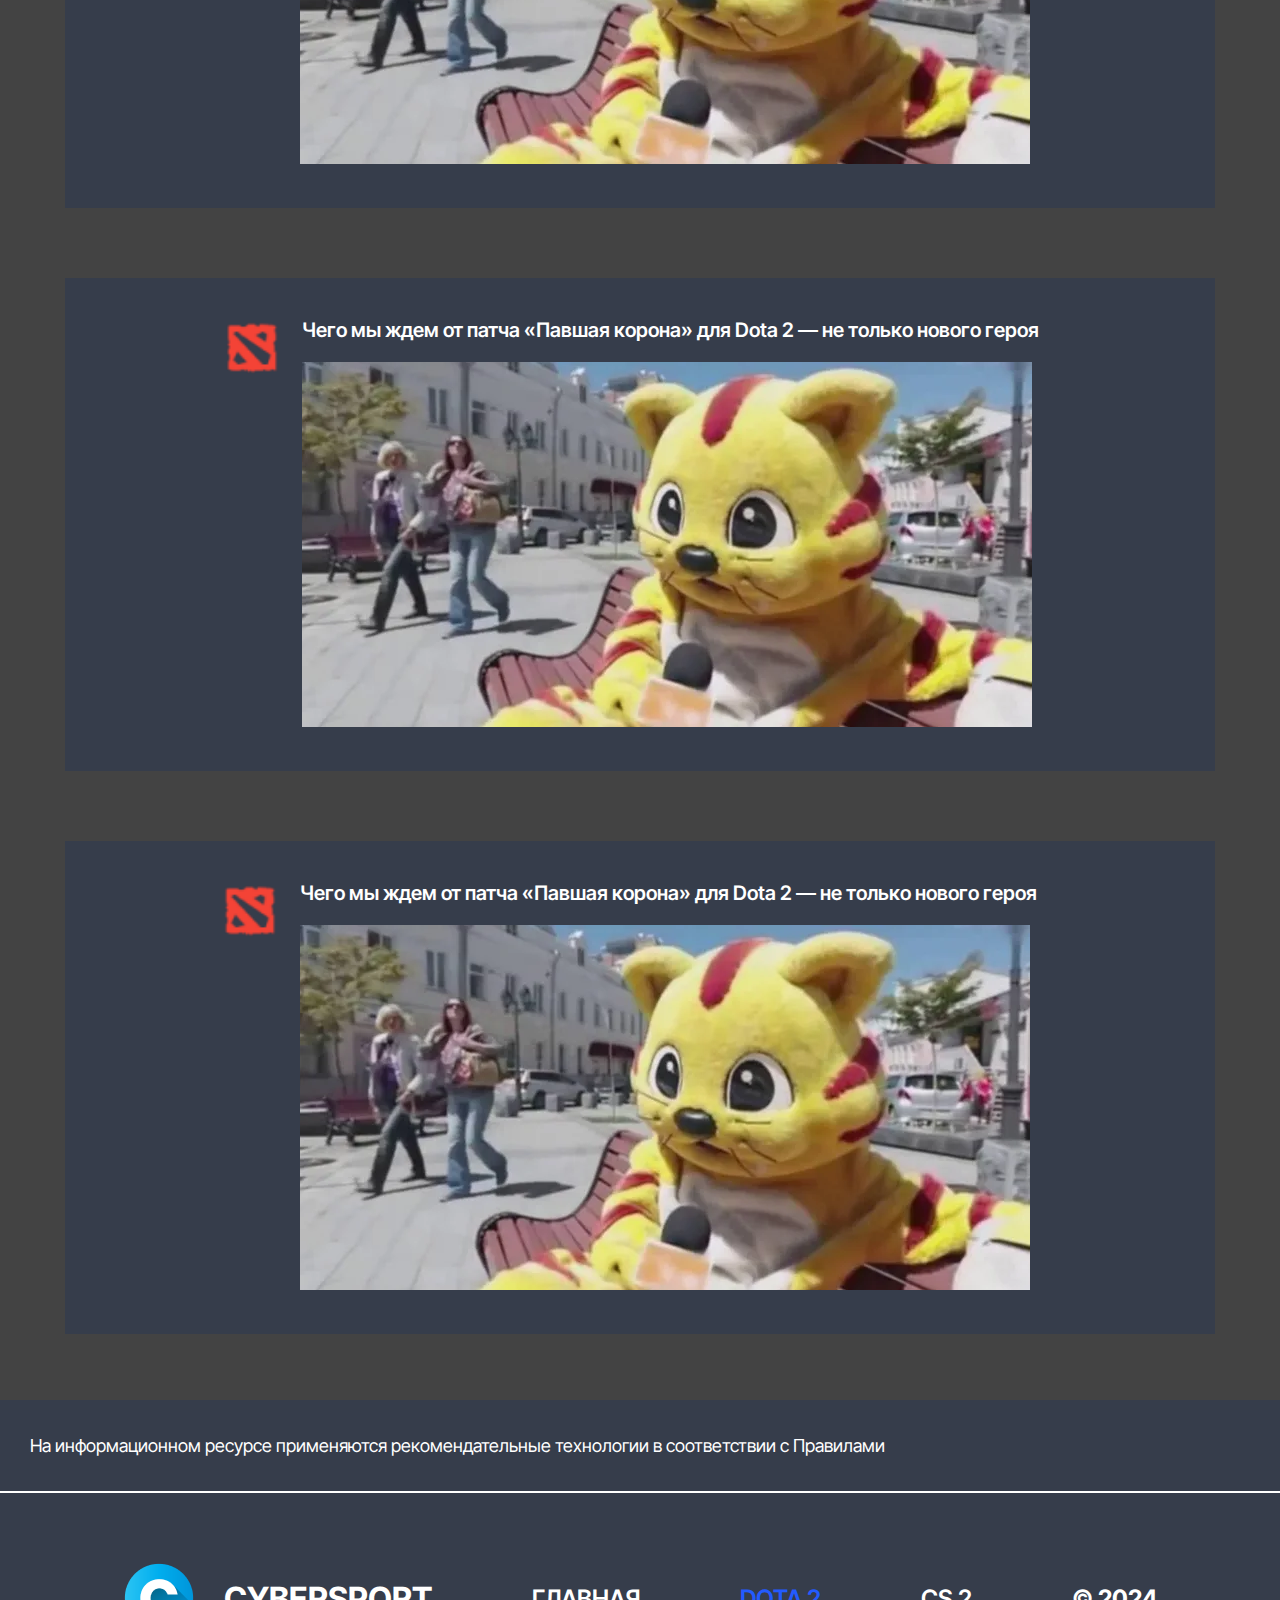
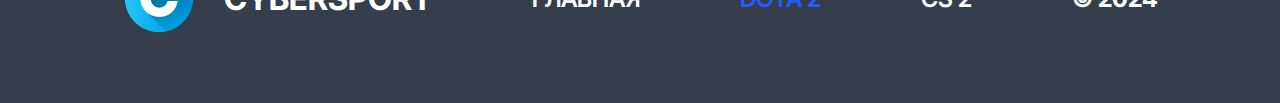
<file: dota.html>
<!DOCTYPE html>
<html lang="en">
	<head>
		<meta charset="UTF-8" />
		<meta name="viewport" content="width=device-width, initial-scale=1.0" />
		<link rel="stylesheet" href="styles/dota.css" />
		<title>Новости о киберспорте</title>
	</head>
	<body>
		<div class="background">
			<div class="registration-menu">
				<div class="up-row">
					<button class="auth-btn">АВТОРИЗАЦИЯ</button>
					<button class="reg-btn">РЕГИСТРАЦИЯ</button>
					<button class="cross-btn"><span></span><span></span></button>
				</div>
				<div class="down-row">
					<div class="down-row-wrapper">
						<label for="login">Введите e-mail</label>
						<input type="email" class="login-input" id="login" />

						<label for="pass">Пароль</label>
						<input type="password" class="pass-input" id="pass" />

						<button class="auth-button">ВОЙТИ</button>
					</div>
				</div>

				<div class="reg-menu">
					<div class="reg-up-row">
						<button class="auth-btn" id="auth-btn">АВТОРИЗАЦИЯ</button>
						<button class="reg-btn">РЕГИСТРАЦИЯ</button>
						<button class="reg-cross-btn cross-btn">
							<span></span><span></span>
						</button>
					</div>
					<div class="reg-down-row">
						<div class="down-row-wrapper">
							<label for="login2">Введите e-mail</label>
							<input type="email" class="login-input" id="login2" />

							<label for="name">Никнейм</label>
							<input type="text" class="pass-input" id="name" />

							<label for="pass2">Пароль</label>
							<input type="password" class="pass-input" id="pass2" />

							<label for="repeatPass">Повторите пароль</label>
							<input type="password" class="pass-input" id="repeatPass" />

							<button class="auth-button">РЕГИСТРАЦИЯ</button>
						</div>
					</div>
				</div>
			</div>
		</div>
		<header class="header">
			<div class="container">
				<div class="wrapper">
					<img
						src="images/free-icon-letter-c-3665923 1.png"
						alt="Logo"
						class="logo"
					/>
					<h1 class="h1-title">CYBERSPORT</h1>
					<nav class="navigation">
						<ul>
							<li><a href="index.html">ГЛАВНАЯ</a></li>
							<li>
								<a href="dota.html"><span>DOTA 2</span></a>
							</li>
							<li><a href="cs.html">CS 2</a></li>
						</ul>
					</nav>
					<img
						src="images/free-icon-user-8791434 1.png"
						alt="icon"
						class="icon"
					/>
					<h2 class="h2-title"><li class="header-auth-btn">ВОЙТИ</li></h2>
				</div>
			</div>
		</header>
		<main class="main">
			<div class="bg-image">
				<div class="helper"></div>
				<div class="container">
					<div class="main-box">
						<div class="main-news">
							<h2 class="main-h2-title">Главные новости</h2>
							<div class="news-row">
								<img
									src="images/icons8-дота-2-48 1.png"
									alt="Logo Dota"
									class="news-icon"
								/>
								<div class="news-text">
									Команда old eLeVeN прошла на Elite Leauge
								</div>
							</div>
							<div class="news-row">
								<img
									src="images/icons8-дота-2-48 1.png"
									alt="Logo Dota"
									class="news-icon"
								/>
								<div class="news-text">
									Чего мы ждем от патча «Павшая корона» для Dota 2 — не только
									нового героя
								</div>
							</div>
							<div class="news-row">
								<img
									src="images/icons8-дота-2-48 1.png"
									alt="Logo Dota"
									class="news-icon"
								/>
								<div class="news-text">
									Malr1ne достиг отметки в 13 тыс. MMR в Dota 2
								</div>
							</div>
							<div class="news-row">
								<img
									src="images/icons8-дота-2-48 1.png"
									alt="Logo Dota"
									class="news-icon"
								/>
								<div class="news-text">
									Команда Daxak и layme покинула отборочные на Elite League
								</div>
							</div>
						</div>
						<div class="relevant-news">
							<h2 class="main-h2-title">Актуальные</h2>
							<div class="relevant-new">
								<img
									src="images/icons8-дота-2-48 1.png"
									alt=""
									class="relevant-new-icon"
								/>
								<div class="relevant-new-info">
									<div class="relevant-new-title">
										Чего мы ждем от патча «Павшая корона» для Dota 2 — не только
										нового героя 
									</div>
									<img src="images/image 1.png" alt="" />
								</div>
							</div>
							<div class="relevant-new">
								<img src="images/c.png" alt="" class="relevant-new-icon cs" />
								<div class="relevant-new-info">
									<div class="relevant-new-title">
										Heroic заработала квоту на IEM Dallas 2024
									</div>
									<img src="images/image 2.png" alt="" />
								</div>
							</div>
							<div class="relevant-new">
								<img src="images/c.png" alt="" class="relevant-new-icon cs" />
								<div class="relevant-new-info">
									<div class="relevant-new-title">
										Ричард Льюис вернется к роли ведущего студии аналитики
										<br />
										на мейджоре по CS спустя два года
									</div>
									<img src="images/image 3.png" alt="" />
								</div>
							</div>
							<div class="relevant-new">
								<img
									src="images/icons8-дота-2-48 1.png"
									alt=""
									class="relevant-new-icon"
								/>
								<div class="relevant-new-info">
									<div class="relevant-new-title">
										Чего мы ждем от патча «Павшая корона» для Dota 2 — не только
										нового героя 
									</div>
									<img src="images/image 1.png" alt="" />
								</div>
							</div>
							<div class="relevant-new">
								<img
									src="images/icons8-дота-2-48 1.png"
									alt=""
									class="relevant-new-icon"
								/>
								<div class="relevant-new-info">
									<div class="relevant-new-title">
										Чего мы ждем от патча «Павшая корона» для Dota 2 — не только
										нового героя 
									</div>
									<img src="images/image 1.png" alt="" />
								</div>
							</div>
							<div class="relevant-new">
								<img
									src="images/icons8-дота-2-48 1.png"
									alt=""
									class="relevant-new-icon"
								/>
								<div class="relevant-new-info">
									<div class="relevant-new-title">
										Чего мы ждем от патча «Павшая корона» для Dota 2 — не только
										нового героя 
									</div>
									<img src="images/image 1.png" alt="" />
								</div>
							</div>
							<div class="relevant-new">
								<img
									src="images/icons8-дота-2-48 1.png"
									alt=""
									class="relevant-new-icon"
								/>
								<div class="relevant-new-info">
									<div class="relevant-new-title">
										Чего мы ждем от патча «Павшая корона» для Dota 2 — не только
										нового героя 
									</div>
									<img src="images/image 1.png" alt="" />
								</div>
							</div>
							<div class="relevant-new">
								<img
									src="images/icons8-дота-2-48 1.png"
									alt=""
									class="relevant-new-icon"
								/>
								<div class="relevant-new-info">
									<div class="relevant-new-title">
										Чего мы ждем от патча «Павшая корона» для Dota 2 — не только
										нового героя 
									</div>
									<img src="images/image 1.png" alt="" />
								</div>
							</div>
							<div class="relevant-new">
								<img
									src="images/icons8-дота-2-48 1.png"
									alt=""
									class="relevant-new-icon"
								/>
								<div class="relevant-new-info">
									<div class="relevant-new-title">
										Чего мы ждем от патча «Павшая корона» для Dota 2 — не только
										нового героя
									</div>
									<img src="images/image 1.png" alt="" />
								</div>
							</div>
							<div class="relevant-new">
								<img
									src="images/icons8-дота-2-48 1.png"
									alt=""
									class="relevant-new-icon"
								/>
								<div class="relevant-new-info">
									<div class="relevant-new-title">
										Чего мы ждем от патча «Павшая корона» для Dota 2 — не только
										нового героя 
									</div>
									<img src="images/image 1.png" alt="" />
								</div>
							</div>
						</div>
					</div>
				</div>
			</div>
		</main>

		<footer class="footer">
			<div class="container">
				<div class="footer-text">
					На информационном ресурсе применяются рекомендательные технологии в
					соответствии с Правилами
				</div>
				<div class="wrapper">
					<img
						src="images/free-icon-letter-c-3665923 1.png"
						alt="Logo"
						class="logo"
					/>
					<h1 class="h1-title">CYBERSPORT</h1>
					<nav class="navigation">
						<ul>
							<li><a href="index.html">ГЛАВНАЯ</a></li>
							<li>
								<a href="dota.html"><span>DOTA 2</span></a>
							</li>
							<li><a href="cs.html">CS 2</a></li>
						</ul>
					</nav>

					<h2 class="h2-title">© 2024</h2>
				</div>
			</div>
		</footer>
		<script src="scripts/dota.js"></script>
	</body>
</html>
</file>
<file: styles/style.css>
@import url('https://fonts.googleapis.com/css2?family=Inter+Tight:ital,wght@0,100..900;1,100..900&display=swap');

* {
	padding: 0;
	margin: 0;
	box-sizing: border-box;
}

body {
	font-family: 'Inter Tight', sans-serif;
	color: #fff;
}

a {
	color: #fff;
	text-decoration: none;
}

/* reg-menu */

.registration-menu {
	width: 600px;
	height: 450px;
	background: #363d4b;
	position: fixed;
	top: 50%;
	left: 50%;
	transform: translate(-50%, -50%);
	display: none;
}

.up-row {
	padding: 30px 0 0 30px;
	border-bottom: 1px solid #fff;
}

button {
	background: transparent;
	border: none;
	font-size: 21px;
	margin-bottom: 20px;
	margin-right: 40px;
	cursor: pointer;
}

button:nth-child(2) {
	color: #fff;
}

.auth-btn {
	color: #235bff;
}

.cross-btn {
	position: absolute;
	right: 0;
	top: 25px;
	cursor: pointer;
	width: 30px;
	height: 30px;
}

.cross-btn span {
	display: block;
	background: #fff;
	width: 30px;
	height: 2px;
}

.cross-btn span:nth-child(1) {
	transform: rotate(45deg);
}
.cross-btn span:nth-child(2) {
	transform: rotate(-45deg);
}

.down-row-wrapper {
	width: 400px;
	display: flex;
	flex-direction: column;
}

.down-row {
	display: flex;
	flex-direction: column;
	width: 600px;
	align-items: center;
	justify-content: center;
	height: 370px;
}

.down-row-wrapper label {
	margin-bottom: 10px;
}

.down-row-wrapper input {
	height: 35px;
	margin-bottom: 30px;
	background: #888888;
	border: none;
	outline: none;
	padding: 15px;
	color: #fff;
}

.auth-button {
	width: 150px;
	height: 35px;
	border-radius: 5px;
	background: #235bff;
	border: none;
	color: #fff;
	font-size: 15px;
	font-weight: 600;
	cursor: pointer;
}

.background {
	width: 100%;
	height: 100vh;
	background: #00000077;
	position: fixed;
	display: none;
}

.reg-menu {
	display: none;
}

.reg-up-row {
	padding: 30px 0 0 30px;
	border-bottom: 1px solid #fff;
}

.reg-up-row .auth-btn {
	color: #fff;
}
.reg-up-row .reg-btn {
	color: #235bff;
}

.reg-down-row {
	display: flex;
	flex-direction: column;
	width: 600px;
	align-items: center;
	justify-content: center;
	height: 600px;
}

/* reg-menu */

/* header  */

.container {
	max-width: 1400px;
	margin: 0 auto;
}

.wrapper {
	display: flex;
	width: 100%;
	justify-content: center;
	height: 100px;
	align-items: center;
}

.header {
	height: 100px;
	background: #292929;
	padding-bottom: 100px;
}

.logo,
.icon {
	margin-right: 30px;
}

.h1-title {
	margin-right: 100px;
}

ul {
	display: flex;
	gap: 100px;
	font-size: 24px;
	font-weight: 600;
	margin-right: 100px;
}

li {
	list-style: none;
	cursor: pointer;
}

li:hover {
	text-decoration: underline;
}

span {
	color: #235bff;
}

/* header */

/* main */

.helper {
	height: 100px;
}

.bg-image {
	background-image: url(../images/Group\ 4.png);
	height: 6100px;
	width: 100%;
	background-repeat: no-repeat;
	background-size: cover;
	background-position: center;
}

.main-box {
	background-color: #434343;
	padding: 35px 65px;
}

.main-news {
	border-bottom: 2px solid;
	margin-bottom: 35px;
}

.main-h2-title {
	font-size: 32px;
	font-weight: 600;
	margin-bottom: 10px;
}

.news-row {
	display: flex;
	align-items: center;
	gap: 15px;
	font-size: 18px;
}

.news-row:nth-child(5) {
	margin-left: 3px;
	margin-bottom: 40px;
}

.relevant-new {
	background: #363d4b;
	display: flex;
	justify-content: center;
	padding: 40px;
	margin-bottom: 70px;
}

.relevant-new-icon {
	float: left;
	width: 60px;
	height: 60px;
	margin-left: -20px;
	margin-right: 20px;
}

.cs {
	width: 50px;
	height: 50px;
}

.relevant-new-title {
	font-size: 20px;
	font-weight: 600;
	margin-bottom: 20px;
}

/* main */

/* footer */

.footer {
	height: 303px;
	background: #363d4b;
}

.footer-text {
	padding: 35px 30px;
	border-bottom: 2px solid;
	font-size: 18px;
}

.footer .wrapper {
	display: flex;
	align-items: center;
	height: 210px;
}
</file>
<file: styles/cs.css>
@import url('https://fonts.googleapis.com/css2?family=Inter+Tight:ital,wght@0,100..900;1,100..900&display=swap');

* {
	padding: 0;
	margin: 0;
	box-sizing: border-box;
}

body {
	font-family: 'Inter Tight', sans-serif;
	color: #fff;
}

a {
	color: #fff;
	text-decoration: none;
}

/* reg-menu */

.registration-menu {
	width: 600px;
	height: 450px;
	background: #363d4b;
	position: fixed;
	top: 50%;
	left: 50%;
	transform: translate(-50%, -50%);
	display: none;
}

.up-row {
	padding: 30px 0 0 30px;
	border-bottom: 1px solid #fff;
}

button {
	background: transparent;
	border: none;
	font-size: 21px;
	margin-bottom: 20px;
	margin-right: 40px;
	cursor: pointer;
}

button:nth-child(2) {
	color: #fff;
}

.auth-btn {
	color: #235bff;
}

.cross-btn {
	position: absolute;
	right: 0;
	top: 25px;
	cursor: pointer;
	width: 30px;
	height: 30px;
}

.cross-btn span {
	display: block;
	background: #fff;
	width: 30px;
	height: 2px;
}

.cross-btn span:nth-child(1) {
	transform: rotate(45deg);
}
.cross-btn span:nth-child(2) {
	transform: rotate(-45deg);
}

.down-row-wrapper {
	width: 400px;
	display: flex;
	flex-direction: column;
}

.down-row {
	display: flex;
	flex-direction: column;
	width: 600px;
	align-items: center;
	justify-content: center;
	height: 370px;
}

.down-row-wrapper label {
	margin-bottom: 10px;
}

.down-row-wrapper input {
	height: 35px;
	margin-bottom: 30px;
	background: #888888;
	border: none;
	outline: none;
	padding: 15px;
	color: #fff;
}

.auth-button {
	width: 150px;
	height: 35px;
	border-radius: 5px;
	background: #235bff;
	border: none;
	color: #fff;
	font-size: 15px;
	font-weight: 600;
	cursor: pointer;
}

.background {
	width: 100%;
	height: 100vh;
	background: #00000077;
	position: fixed;
	display: none;
}

.reg-menu {
	display: none;
}

.reg-up-row {
	padding: 30px 0 0 30px;
	border-bottom: 1px solid #fff;
}

.reg-up-row .auth-btn {
	color: #fff;
}
.reg-up-row .reg-btn {
	color: #235bff;
}

.reg-down-row {
	display: flex;
	flex-direction: column;
	width: 600px;
	align-items: center;
	justify-content: center;
	height: 600px;
}

/* reg-menu *

/* header  */

.container {
	max-width: 1400px;
	margin: 0 auto;
}

.wrapper {
	display: flex;
	width: 100%;
	justify-content: center;
	height: 100px;
	align-items: center;
}

.header {
	height: 100px;
	background: #292929;
	padding-bottom: 100px;
}

.logo,
.icon {
	margin-right: 30px;
}

.h1-title {
	margin-right: 100px;
}

ul {
	display: flex;
	gap: 100px;
	font-size: 24px;
	font-weight: 600;
	margin-right: 100px;
}

li {
	list-style: none;
	cursor: pointer;
}

li:hover {
	text-decoration: underline;
}

span {
	color: #235bff;
}

/* header */

/* main */

.helper {
	height: 100px;
}

.bg-image {
	background-image: url(../images/Group\ 4.png);
	height: 6100px;
	width: 100%;
	background-repeat: no-repeat;
	background-size: cover;
	background-position: center;
}

.main-box {
	background-color: #434343;
	padding: 35px 65px;
}

.main-news {
	border-bottom: 2px solid;
	margin-bottom: 35px;
}

.main-h2-title {
	font-size: 32px;
	font-weight: 600;
	margin-bottom: 10px;
}

.news-row {
	display: flex;
	align-items: center;
	gap: 15px;
	font-size: 18px;
	margin-bottom: 15px;
}

.news-row:nth-child(5) {
	margin-bottom: 40px;
}

.relevant-new {
	background: #363d4b;
	display: flex;
	justify-content: center;
	padding: 40px;
	margin-bottom: 70px;
}

.relevant-new-icon {
	float: left;
	width: 60px;
	height: 60px;
	margin-left: -20px;
	margin-right: 20px;
}

.cs {
	width: 50px;
	height: 50px;
}

.relevant-new-title {
	font-size: 20px;
	font-weight: 600;
	margin-bottom: 20px;
}

/* main */

/* footer */

.footer {
	height: 303px;
	background: #363d4b;
}

.footer-text {
	padding: 35px 30px;
	border-bottom: 2px solid;
	font-size: 18px;
}

.footer .wrapper {
	display: flex;
	align-items: center;
	height: 210px;
}
</file>
<file: styles/dota.css>
@import url('https://fonts.googleapis.com/css2?family=Inter+Tight:ital,wght@0,100..900;1,100..900&display=swap');

* {
	padding: 0;
	margin: 0;
	box-sizing: border-box;
}

body {
	font-family: 'Inter Tight', sans-serif;
	color: #fff;
}

a {
	color: #fff;
	text-decoration: none;
}

/* reg-menu */

.registration-menu {
	width: 600px;
	height: 450px;
	background: #363d4b;
	position: fixed;
	top: 50%;
	left: 50%;
	transform: translate(-50%, -50%);
	display: none;
}

.up-row {
	padding: 30px 0 0 30px;
	border-bottom: 1px solid #fff;
}

button {
	background: transparent;
	border: none;
	font-size: 21px;
	margin-bottom: 20px;
	margin-right: 40px;
	cursor: pointer;
}

button:nth-child(2) {
	color: #fff;
}

.auth-btn {
	color: #235bff;
}

.cross-btn {
	position: absolute;
	right: 0;
	top: 25px;
	cursor: pointer;
	width: 30px;
	height: 30px;
}

.cross-btn span {
	display: block;
	background: #fff;
	width: 30px;
	height: 2px;
}

.cross-btn span:nth-child(1) {
	transform: rotate(45deg);
}
.cross-btn span:nth-child(2) {
	transform: rotate(-45deg);
}

.down-row-wrapper {
	width: 400px;
	display: flex;
	flex-direction: column;
}

.down-row {
	display: flex;
	flex-direction: column;
	width: 600px;
	align-items: center;
	justify-content: center;
	height: 370px;
}

.down-row-wrapper label {
	margin-bottom: 10px;
}

.down-row-wrapper input {
	height: 35px;
	margin-bottom: 30px;
	background: #888888;
	border: none;
	outline: none;
	padding: 15px;
	color: #fff;
}

.auth-button {
	width: 150px;
	height: 35px;
	border-radius: 5px;
	background: #235bff;
	border: none;
	color: #fff;
	font-size: 15px;
	font-weight: 600;
	cursor: pointer;
}

.background {
	width: 100%;
	height: 100vh;
	background: #00000077;
	position: fixed;
	display: none;
}

.reg-menu {
	display: none;
}

.reg-up-row {
	padding: 30px 0 0 30px;
	border-bottom: 1px solid #fff;
}

.reg-up-row .auth-btn {
	color: #fff;
}
.reg-up-row .reg-btn {
	color: #235bff;
}

.reg-down-row {
	display: flex;
	flex-direction: column;
	width: 600px;
	align-items: center;
	justify-content: center;
	height: 600px;
}

/* reg-menu *

/* header  */

.container {
	max-width: 1400px;
	margin: 0 auto;
}

.wrapper {
	display: flex;
	width: 100%;
	justify-content: center;
	height: 100px;
	align-items: center;
}

.header {
	height: 100px;
	background: #292929;
	padding-bottom: 100px;
}

.logo,
.icon {
	margin-right: 30px;
}

.h1-title {
	margin-right: 100px;
}

ul {
	display: flex;
	gap: 100px;
	font-size: 24px;
	font-weight: 600;
	margin-right: 100px;
}

li {
	list-style: none;
	cursor: pointer;
}

li:hover {
	text-decoration: underline;
}

span {
	color: #235bff;
}

/* header */

/* main */

.helper {
	height: 100px;
}

.bg-image {
	background-image: url(../images/Group\ 4.png);
	height: 6100px;
	width: 100%;
	background-repeat: no-repeat;
	background-size: cover;
	background-position: center;
}

.main-box {
	background-color: #434343;
	padding: 35px 65px;
}

.main-news {
	border-bottom: 2px solid;
	margin-bottom: 35px;
}

.main-h2-title {
	font-size: 32px;
	font-weight: 600;
	margin-bottom: 10px;
}

.news-row {
	display: flex;
	align-items: center;
	gap: 15px;
	font-size: 18px;
}

.news-row:nth-child(5) {
	margin-bottom: 40px;
}

.relevant-new {
	background: #363d4b;
	display: flex;
	justify-content: center;
	padding: 40px;
	margin-bottom: 70px;
}

.relevant-new-icon {
	float: left;
	width: 60px;
	height: 60px;
	margin-left: -20px;
	margin-right: 20px;
}

.cs {
	width: 50px;
	height: 50px;
}

.relevant-new-title {
	font-size: 20px;
	font-weight: 600;
	margin-bottom: 20px;
}

/* main */

/* footer */

.footer {
	height: 303px;
	background: #363d4b;
}

.footer-text {
	padding: 35px 30px;
	border-bottom: 2px solid;
	font-size: 18px;
}

.footer .wrapper {
	display: flex;
	align-items: center;
	height: 210px;
}
</file>
